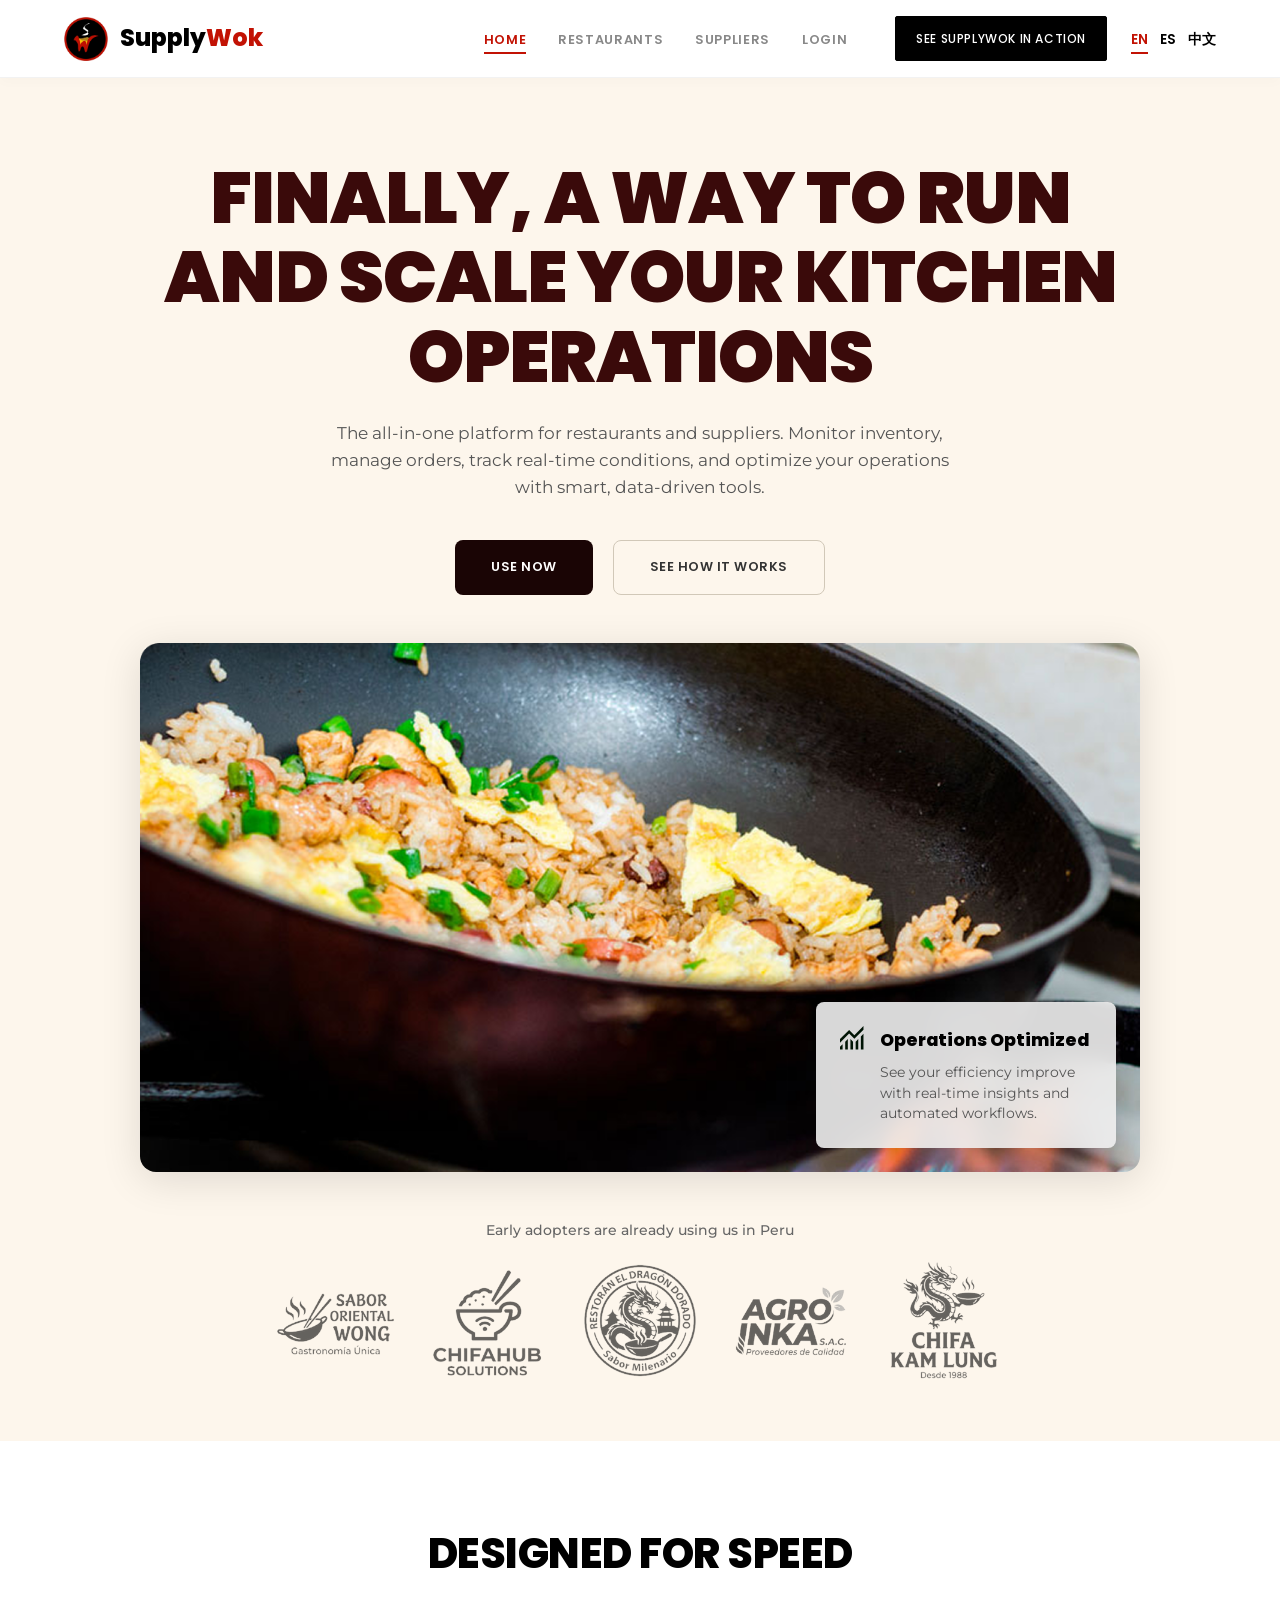
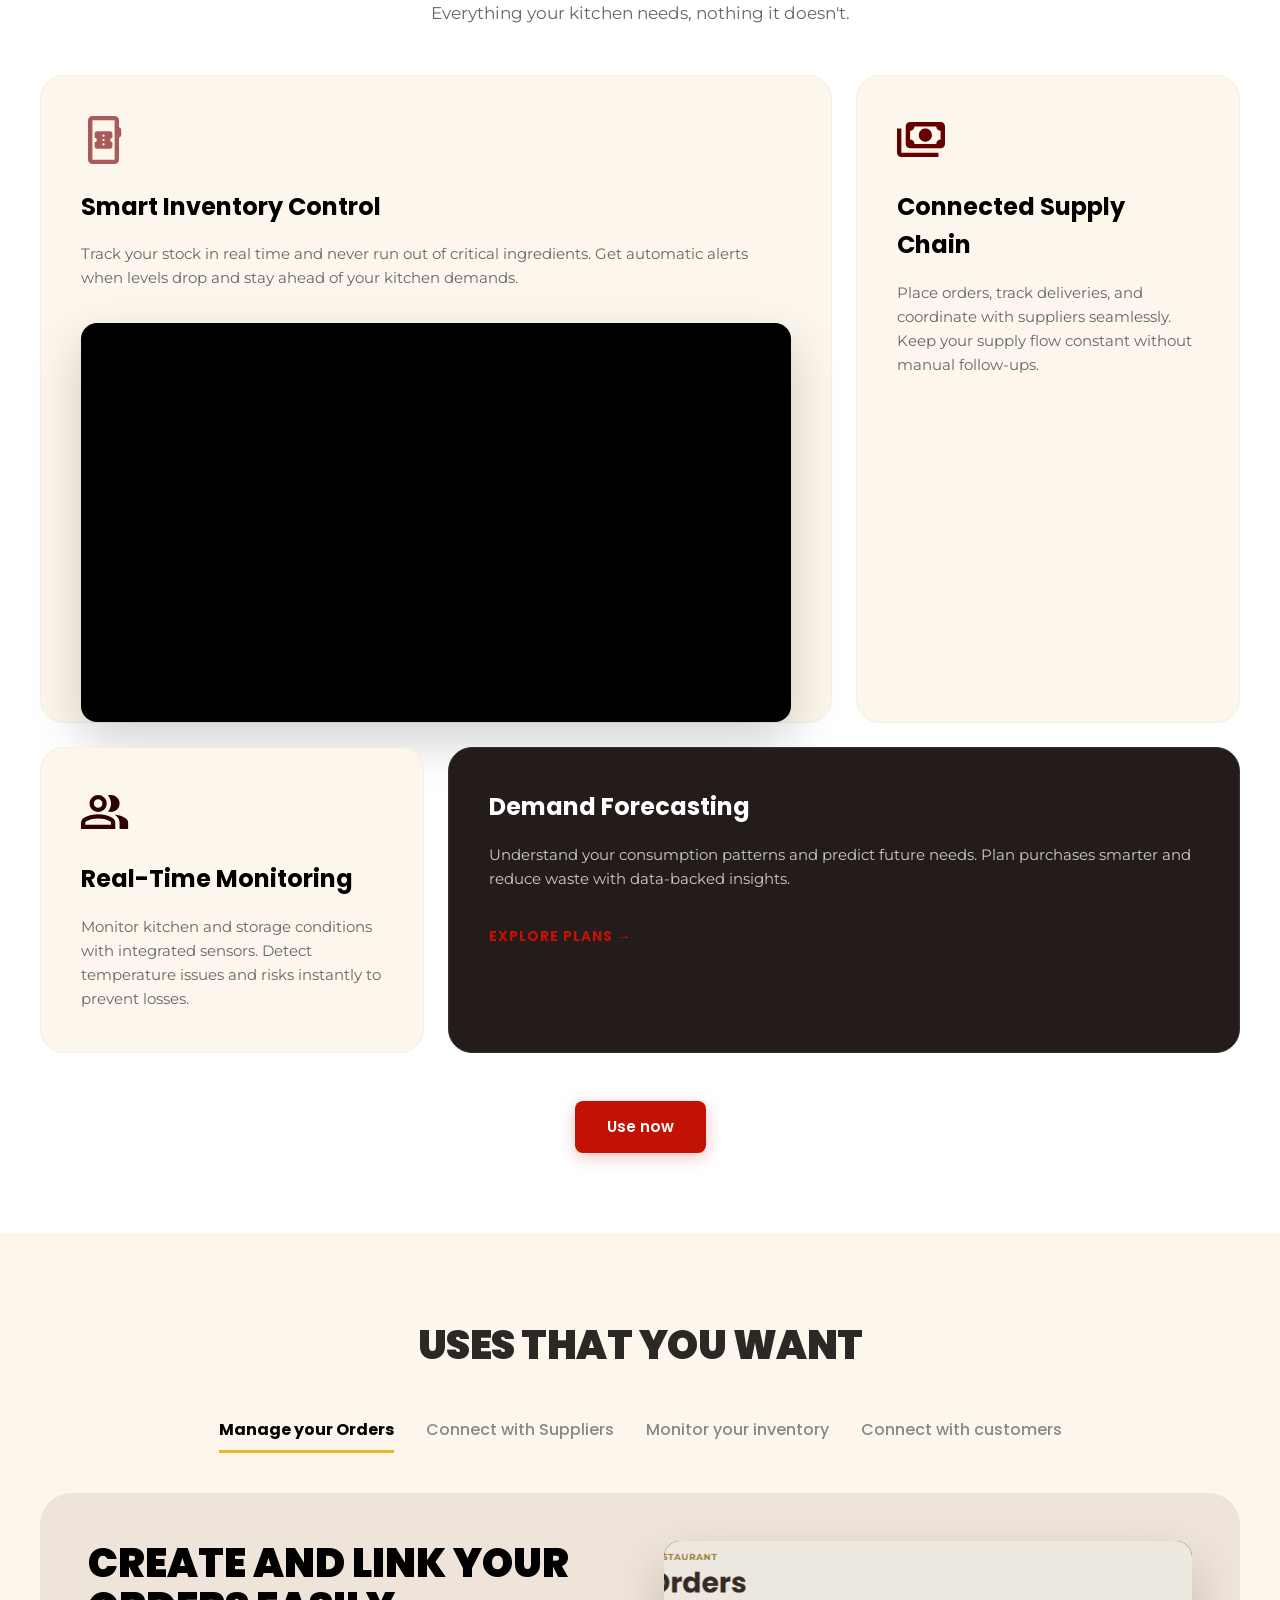
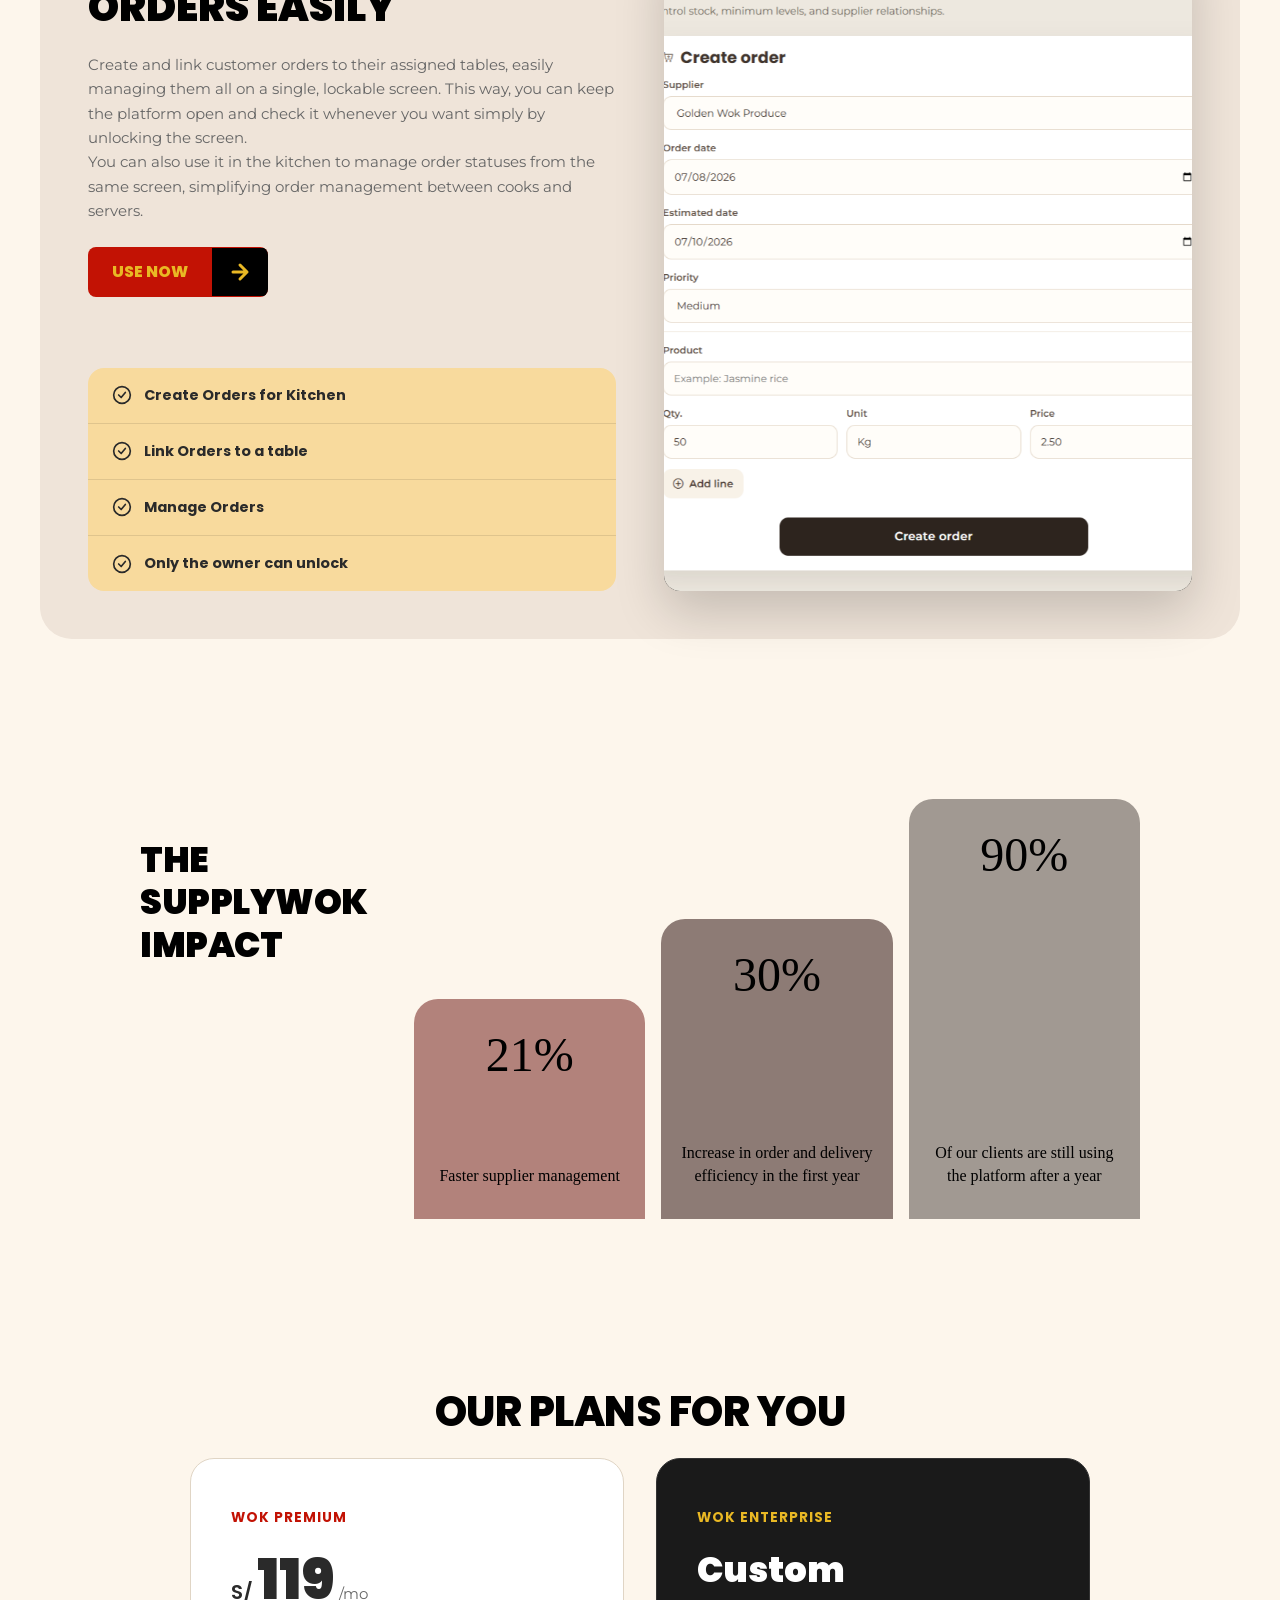
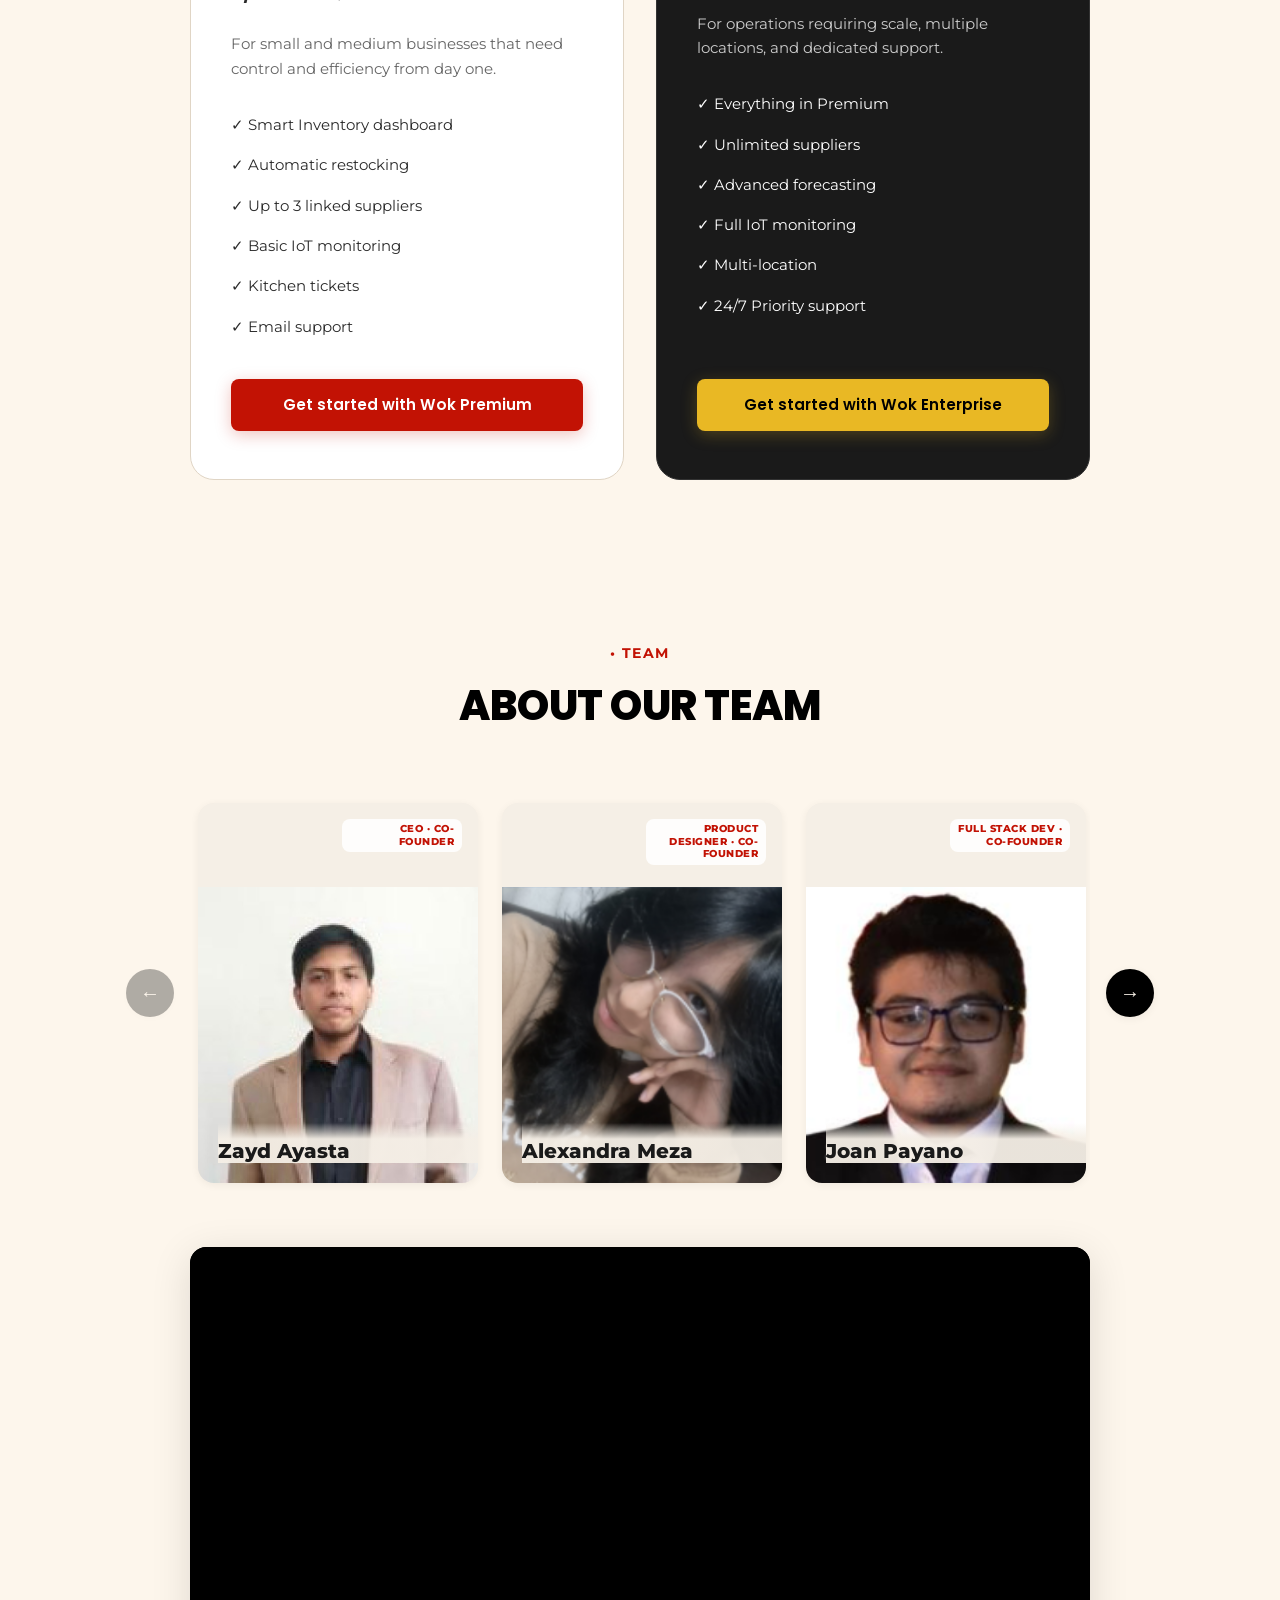
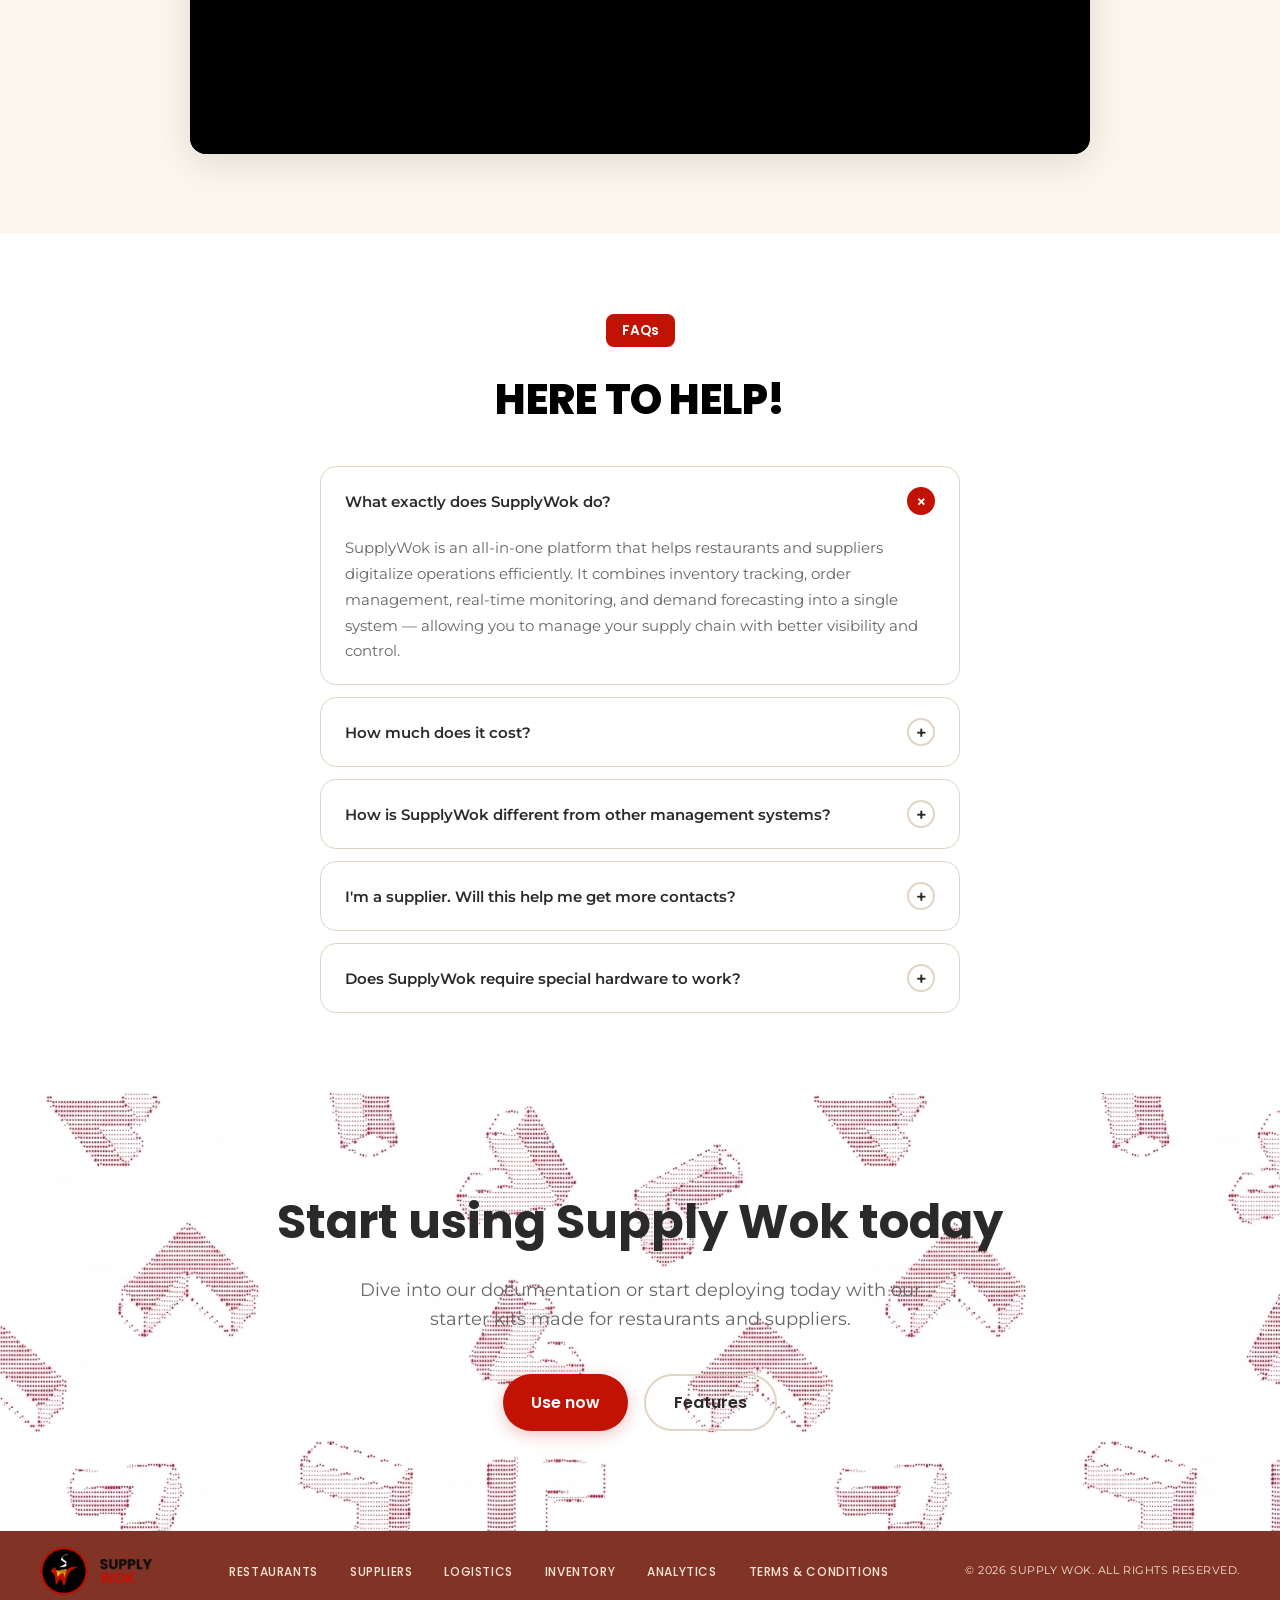
<file: index.html>
<!DOCTYPE html>
<html lang="es">

<head>
    <meta charset="UTF-8">
    <meta name="viewport" content="width=device-width, initial-scale=1.0">
    <title>SupplyWok - Gestión inteligente de abastecimiento para restaurantes</title>
    <meta name="description"
        content="SupplyWok es la plataforma todo-en-uno que ayuda a restaurantes y proveedores a digitalizar operaciones eficientemente con monitoreo en tiempo real y forecasting.">
    <meta name="keywords" content="restaurantes, proveedores, abastecimiento, SaaS, B2B, inventario, IoT, operaciones">
    <meta name="author" content="Aurora">
    <meta property="og:title" content="SupplyWok - Run and Scale Your Kitchen Operations">
    <meta property="og:description"
        content="Gestión de inventario inteligente, monitoreo IoT y control de la cadena de suministro para cocinas modernas.">
    <meta property="og:type" content="website">
    <!-- CSS Stylesheets -->
    <link rel="stylesheet" href="assets/styles/main.css">
    <link rel="stylesheet" href="assets/styles/navbar.css">
    <link rel="stylesheet" href="assets/styles/video-embeds.css">
</head>

<body>

    <header class="header">
        <div class="header-container">
            <a href="#" class="header-logo">
                <img src="assets/images/supplywok-logo.png" alt="SupplyWok Logo" class="header-logo-img">
                <span class="header-logo-text">Supply<span class="header-logo-highlight">Wok</span></span>
            </a>

            <button class="header-toggle" aria-label="Abrir menú" aria-expanded="false">
                <span class="hamburger"></span>
            </button>

            <nav class="header-nav" role="navigation">
                <div class="header-nav-left">
                    <ul class="header-menu">
                        <li><a href="#features" class="header-link header-link--active"
                                data-i18n="nav_features">HOME</a></li>
                        <li><a href="assets/pages/restaurants.html" class="header-link header-link--grey"
                                data-i18n="nav_restaurants">RESTAURANTS</a></li>
                        <li><a href="assets/pages/suppliers.html" class="header-link header-link--grey"
                                data-i18n="nav_suppliers">SUPPLIERS</a></li>
                        <li><a href="https://supplywok-frontend-1e9a7.web.app/" class="header-link header-link--grey" data-i18n="nav_login">LOGIN</a>
                        </li>
                    </ul>
                </div>

                <div class="header-nav-right">
                    <div class="header-cta">
                        <a href="https://supplywok-frontend-1e9a7.web.app/" class="header-cta-btn" data-i18n="nav_cta">SEE SUPPLYWOK IN ACTION</a>
                    </div>
                    <ul class="header-lang">
                        <li><button class="header-lang-btn header-lang-btn--active">EN</button></li>
                        <li><button class="header-lang-btn">ES</button></li>
                        <li><button class="header-lang-btn">中文</button></li>
                    </ul>
                </div>
            </nav>
        </div>
    </header>

    <main>
        <!-- Hero Section (T01) -->
        <section id="hero" class="hero">
            <div class="hero-container">

                <div class="hero-content">
                    <h1 class="hero-title">
                        <span data-i18n="hero_title_1">FINALLY, A WAY TO RUN AND SCALE YOUR </span><span
                            class="hero-title-highlight" data-i18n="hero_title_highlight">KITCHEN
                            OPERATIONS</span>
                    </h1>
                    <p class="hero-description" data-i18n="hero_desc">
                        The all-in-one platform for restaurants and suppliers. Monitor inventory, manage orders, track
                        real-time conditions, and optimize your operations with smart, data-driven tools.</p>

                    <div class="hero-ctas">
                        <a href="https://supplywok-frontend-1e9a7.web.app/" class="btn btn--primary" data-i18n="hero_btn_try">Try it</a>
                        <a href="#uses" class="btn btn--outline" data-i18n="hero_btn_see">See how it works</a>
                    </div>
                </div>

                <div class="hero-visual">
                    <div class="hero-image-container">
                        <!-- Image placeholder -->
                        <img src="assets/images/hero-bg.png" alt="Kitchen Operations" class="hero-image">

                        <!-- Floating Badge -->
                        <div class="hero-badge badge">
                            <img src="assets/images/icon-stadistic.svg" alt="Stadistic Icon" class="badge-icon">
                            <div class="badge-text-container">
                                <strong class="badge-title" data-i18n="hero_badge_title">Operations Optimized</strong>
                                <p class="badge-description" data-i18n="hero_badge_desc">See your efficiency improve
                                    with real-time insights and
                                    automated workflows.
                                </p>
                            </div>
                        </div>
                    </div>
                </div>

            </div>

            <!-- Trust Logos Carousel -->
            <div class="hero-trust">
                <p class="hero-trust-text" data-i18n="hero_trust">Early adopters are already using us in Peru</p>
                <div class="hero-logos-carousel">
                    <img src="assets/images/logos-carrusel/logo-1.png" alt="Partner Logo 1" class="hero-logo">
                    <img src="assets/images/logos-carrusel/logo-2.png" alt="Partner Logo 2" class="hero-logo">
                    <img src="assets/images/logos-carrusel/logo-3.png" alt="Partner Logo 3" class="hero-logo">
                    <img src="assets/images/logos-carrusel/logo-4.png" alt="Partner Logo 4" class="hero-logo">
                    <img src="assets/images/logos-carrusel/logo-5.png" alt="Partner Logo 5" class="hero-logo">
                </div>
            </div>
        </section>

        <!-- Features Section (T05) -->
        <section id="features" class="features">
            <div class="features-container">
                <h2 class="section-title" data-i18n="feat_title">DESIGNED FOR SPEED</h2>
                <p class="section-subtitle" data-i18n="feat_subtitle">Everything your kitchen needs, nothing it doesn't.
                </p>

                <div class="features-grid">
                    <article class="features-card features-card--span2">
                        <img src="assets/images/smart-icon.svg" alt="Smart Inventory Icon" class="features-card-icon">
                        <h3 class="features-card-title" data-i18n="feat_1_title">Smart Inventory Control</h3>
                        <p class="features-card-desc" data-i18n="feat_1_desc">Track your stock in real time and never
                            run out of critical
                            ingredients. Get automatic alerts when levels drop and stay ahead of your kitchen demands.
                        </p>
                        <div class="features-card-visual">
                            <iframe
                                src="https://www.youtube-nocookie.com/embed/AzOyy7Oak_w"
                                title="Demostración de SupplyWok"
                                allow="accelerometer; autoplay; clipboard-write; encrypted-media; gyroscope; picture-in-picture; web-share"
                                referrerpolicy="strict-origin-when-cross-origin"
                                allowfullscreen
                            ></iframe>
                        </div>
                    </article>

                    <article class="features-card">
                        <img src="assets/images/conected-supply-icon.svg" alt="Connected Supply Chain Icon"
                            class="features-card-icon">
                        <h3 class="features-card-title" data-i18n="feat_2_title">Connected Supply Chain</h3>
                        <p class="features-card-desc" data-i18n="feat_2_desc">Place orders, track deliveries, and
                            coordinate with suppliers
                            seamlessly. Keep your supply flow constant without manual follow-ups.</p>
                    </article>

                    <article class="features-card">
                        <img src="assets/images/monitoring-icon.svg" alt="Real-Time Monitoring Icon"
                            class="features-card-icon">
                        <h3 class="features-card-title" data-i18n="feat_3_title">Real-Time Monitoring</h3>
                        <p class="features-card-desc" data-i18n="feat_3_desc">Monitor kitchen and storage conditions
                            with integrated sensors.
                            Detect temperature issues and risks instantly to prevent losses.</p>
                    </article>

                    <article class="features-card features-card--dark features-card--span2">
                        <div class="features-card-content">
                            <h3 class="features-card-title" data-i18n="feat_4_title">Demand Forecasting</h3>
                            <p class="features-card-desc" data-i18n="feat_4_desc">Understand your consumption patterns
                                and predict future
                                needs. Plan purchases smarter and reduce waste with data-backed insights.</p>
                            <a href="#pricing" class="features-card-link" data-i18n="feat_4_link">EXPLORE PLANS
                                &rarr;</a>
                        </div>
                    </article>
                </div>
                <!-- Secondary CTA (T25) -->
                <div class="section-cta" style="text-align: center; margin-top: 48px;">
                    <a href="https://supplywok-frontend-1e9a7.web.app/" class="btn btn--primary" data-i18n="feat_cta">Try it now</a>
                </div>
            </div>
        </section>

        <!-- Uses Section (T23) -->
        <section id="uses" class="uses">
            <div class="uses-container">
                <h2 class="section-title"
                    style="text-align: center; text-transform: uppercase; font-size: 2.5rem; color: #2C2825; font-weight: 900;"
                    data-i18n="uses_title">
                    USES THAT YOU WANT</h2>
                <div class="uses-tabs">
                    <button class="uses-tab active" data-tab="1" data-i18n="uses_tab_1">Manage your Orders</button>
                    <button class="uses-tab" data-tab="2" data-i18n="uses_tab_2">Connect with Suppliers</button>
                    <button class="uses-tab" data-tab="3" data-i18n="uses_tab_3">Monitor your inventory</button>
                    <button class="uses-tab" data-tab="5" data-i18n="uses_tab_5">Connect with customers</button>
                </div>
                <div class="uses-content">
                    <!-- Pane 1: Manage your Orders -->
                    <div class="uses-pane active" data-pane="1">
                        <div class="uses-text">
                            <h3 data-i18n="uses_1_title">CREATE AND LINK YOUR<br>ORDERS EASILY</h3>
                            <p data-i18n="uses_1_desc">Create and link customer orders to their assigned tables, easily
                                managing them all on a
                                single, lockable screen. This way, you can keep the platform open and check it whenever
                                you want simply by unlocking the screen.<br>You can also use it in the kitchen to manage
                                order statuses from the same screen, simplifying order management between cooks and
                                servers.</p>

                            <a href="https://supplywok-frontend-1e9a7.web.app/" class="uses-btn">
                                <span data-i18n="uses_btn">TRY IT NOW</span>
                                <div class="uses-btn-icon">
                                    <svg viewBox="0 0 24 24">
                                        <path d="M5 12h14M12 5l7 7-7 7" stroke="currentColor" stroke-width="3"
                                            stroke-linecap="round" stroke-linejoin="round" />
                                    </svg>
                                </div>
                            </a>

                            <ul class="uses-list">
                                <li>
                                    <svg class="uses-list-icon" viewBox="0 0 24 24">
                                        <circle cx="12" cy="12" r="10" />
                                        <path d="M8 12l3 3 5-6" />
                                    </svg>
                                    <span data-i18n="uses_1_li_1">Create Orders for Kitchen</span>
                                </li>
                                <li>
                                    <svg class="uses-list-icon" viewBox="0 0 24 24">
                                        <circle cx="12" cy="12" r="10" />
                                        <path d="M8 12l3 3 5-6" />
                                    </svg>
                                    <span data-i18n="uses_1_li_2">Link Orders to a table</span>
                                </li>
                                <li>
                                    <svg class="uses-list-icon" viewBox="0 0 24 24">
                                        <circle cx="12" cy="12" r="10" />
                                        <path d="M8 12l3 3 5-6" />
                                    </svg>
                                    <span data-i18n="uses_1_li_3">Manage Orders</span>
                                </li>
                                <li>
                                    <svg class="uses-list-icon" viewBox="0 0 24 24">
                                        <circle cx="12" cy="12" r="10" />
                                        <path d="M8 12l3 3 5-6" />
                                    </svg>
                                    <span data-i18n="uses_1_li_4">Only the owner can unlock</span>
                                </li>
                            </ul>
                        </div>
                        <div class="uses-visual">
                            <img src="assets/images/uses/orders.png" alt="Manage your orders" />
                        </div>
                    </div>

                    <!-- Pane 2: Connect with Suppliers -->
                    <div class="uses-pane" data-pane="2">
                        <div class="uses-text">
                            <h3 data-i18n="uses_2_title">CONNECT WITH YOUR<br>SUPPLIERS</h3>
                            <p data-i18n="uses_2_desc">Create and link customer orders to their assigned tables, easily
                                managing them all on a
                                single, lockable screen. This way, you can keep the platform open and check it whenever
                                you want simply by unlocking the screen.<br>You can also use it in the kitchen to manage
                                order statuses from the same screen, simplifying order management between cooks and
                                servers.</p>

                            <a href="https://supplywok-frontend-1e9a7.web.app/" class="uses-btn">
                                <span data-i18n="uses_btn">TRY IT NOW</span>
                                <div class="uses-btn-icon">
                                    <svg viewBox="0 0 24 24">
                                        <path d="M5 12h14M12 5l7 7-7 7" stroke="currentColor" stroke-width="3"
                                            stroke-linecap="round" stroke-linejoin="round" />
                                    </svg>
                                </div>
                            </a>

                            <ul class="uses-list">
                                <li>
                                    <svg class="uses-list-icon" viewBox="0 0 24 24">
                                        <circle cx="12" cy="12" r="10" />
                                        <path d="M8 12l3 3 5-6" />
                                    </svg>
                                    <span data-i18n="uses_2_li_1">Suppliers with contact information</span>
                                </li>
                                <li>
                                    <svg class="uses-list-icon" viewBox="0 0 24 24">
                                        <circle cx="12" cy="12" r="10" />
                                        <path d="M8 12l3 3 5-6" />
                                    </svg>
                                    <span data-i18n="uses_2_li_2">Create supplies delivery orders</span>
                                </li>
                                <li>
                                    <svg class="uses-list-icon" viewBox="0 0 24 24">
                                        <circle cx="12" cy="12" r="10" />
                                        <path d="M8 12l3 3 5-6" />
                                    </svg>
                                    <span data-i18n="uses_2_li_3">See status of delivery</span>
                                </li>
                                <li>
                                    <svg class="uses-list-icon" viewBox="0 0 24 24">
                                        <circle cx="12" cy="12" r="10" />
                                        <path d="M8 12l3 3 5-6" />
                                    </svg>
                                    <span data-i18n="uses_2_li_4">View all delivery orders</span>
                                </li>
                            </ul>
                        </div>
                        <div class="uses-visual">
                            <img src="assets/images/uses/connect-suppliers.png" alt="Connect with suppliers" />
                        </div>
                    </div>

                    <!-- Pane 3: Monitor your inventory -->
                    <div class="uses-pane" data-pane="3">
                        <div class="uses-text">
                            <h3 data-i18n="uses_3_title">AUTOMATIC INVENTORY<br>MONITORING</h3>
                            <p data-i18n="uses_3_desc">Visualize your inventory of supplies, which, thanks to sensors,
                                can notify you when they
                                reach a minimum level that you can adjust. This allows you to know more precisely how
                                many supplies you have left to use in the meals you offer.</p>

                            <a href="https://supplywok-frontend-1e9a7.web.app/" class="uses-btn">
                                <span data-i18n="uses_btn">TRY IT NOW</span>
                                <div class="uses-btn-icon">
                                    <svg viewBox="0 0 24 24">
                                        <path d="M5 12h14M12 5l7 7-7 7" stroke="currentColor" stroke-width="3"
                                            stroke-linecap="round" stroke-linejoin="round" />
                                    </svg>
                                </div>
                            </a>

                            <ul class="uses-list">
                                <li>
                                    <svg class="uses-list-icon" viewBox="0 0 24 24">
                                        <circle cx="12" cy="12" r="10" />
                                        <path d="M8 12l3 3 5-6" />
                                    </svg>
                                    <span data-i18n="uses_3_li_1">Connect sensors for better control</span>
                                </li>
                                <li>
                                    <svg class="uses-list-icon" viewBox="0 0 24 24">
                                        <circle cx="12" cy="12" r="10" />
                                        <path d="M8 12l3 3 5-6" />
                                    </svg>
                                    <span data-i18n="uses_3_li_2">Sensors custom configuration</span>
                                </li>
                                <li>
                                    <svg class="uses-list-icon" viewBox="0 0 24 24">
                                        <circle cx="12" cy="12" r="10" />
                                        <path d="M8 12l3 3 5-6" />
                                    </svg>
                                    <span data-i18n="uses_3_li_3">Immediate alerts</span>
                                </li>
                                <li>
                                    <svg class="uses-list-icon" viewBox="0 0 24 24">
                                        <circle cx="12" cy="12" r="10" />
                                        <path d="M8 12l3 3 5-6" />
                                    </svg>
                                    <span data-i18n="uses_3_li_4">Support for problems</span>
                                </li>
                            </ul>
                        </div>
                        <div class="uses-visual">
                            <iframe
                                src="https://www.youtube-nocookie.com/embed/AzOyy7Oak_w"
                                title="Demostración de SupplyWok"
                                allow="accelerometer; autoplay; clipboard-write; encrypted-media; gyroscope; picture-in-picture; web-share"
                                referrerpolicy="strict-origin-when-cross-origin"
                                allowfullscreen
                            ></iframe>
                        </div>
                    </div>

                    <!-- Pane 4: Optimize your deliveries -->
                    <div class="uses-pane" data-pane="4">
                        <div class="uses-text">
                            <h3 data-i18n="uses_4_title">BETTER DELIVERY<br>SERVICES AND ROUTES</h3>
                            <p data-i18n="uses_4_desc">By managing your deliveries, we'll help you optimize your
                                delivery times and routes so
                                you can fulfill your scheduled orders and maintain trust with your customers.<br>We help
                                by informing you of the best route to take to deliver your orders to the restaurants
                                that have requested supplies, all in one route.</p>

                            <a href="https://supplywok-frontend-1e9a7.web.app/" class="uses-btn">
                                <span data-i18n="uses_btn">TRY IT NOW</span>
                                <div class="uses-btn-icon">
                                    <svg viewBox="0 0 24 24">
                                        <path d="M5 12h14M12 5l7 7-7 7" stroke="currentColor" stroke-width="3"
                                            stroke-linecap="round" stroke-linejoin="round" />
                                    </svg>
                                </div>
                            </a>

                            <ul class="uses-list">
                                <li>
                                    <svg class="uses-list-icon" viewBox="0 0 24 24">
                                        <circle cx="12" cy="12" r="10" />
                                        <path d="M8 12l3 3 5-6" />
                                    </svg>
                                    <span data-i18n="uses_4_li_1">View the list of pending orders</span>
                                </li>
                                <li>
                                    <svg class="uses-list-icon" viewBox="0 0 24 24">
                                        <circle cx="12" cy="12" r="10" />
                                        <path d="M8 12l3 3 5-6" />
                                    </svg>
                                    <span data-i18n="uses_4_li_2">Optimize your time and resources</span>
                                </li>
                                <li>
                                    <svg class="uses-list-icon" viewBox="0 0 24 24">
                                        <circle cx="12" cy="12" r="10" />
                                        <path d="M8 12l3 3 5-6" />
                                    </svg>
                                    <span data-i18n="uses_4_li_3">The best possible route</span>
                                </li>
                                <li>
                                    <svg class="uses-list-icon" viewBox="0 0 24 24">
                                        <circle cx="12" cy="12" r="10" />
                                        <path d="M8 12l3 3 5-6" />
                                    </svg>
                                    <span data-i18n="uses_4_li_4">Ensure the trust of your customers</span>
                                </li>
                            </ul>
                        </div>
                        <div class="uses-visual">
                            <iframe
                                src="https://www.youtube-nocookie.com/embed/AzOyy7Oak_w"
                                title="Demostración de SupplyWok"
                                allow="accelerometer; autoplay; clipboard-write; encrypted-media; gyroscope; picture-in-picture; web-share"
                                referrerpolicy="strict-origin-when-cross-origin"
                                allowfullscreen
                            ></iframe>
                        </div>
                    </div>

                    <!-- Pane 5: Connect with customers -->
                    <div class="uses-pane" data-pane="5">
                        <div class="uses-text">
                            <h3 data-i18n="uses_5_title">CONNECT WITH YOUR<br>CUSTOMERS.</h3>
                            <p data-i18n="uses_5_desc">Restaurants that add you as their supplier can easily place
                                orders for supplies directly
                                through the platform, connecting you more quickly and directly with
                                customers.<br>Additionally, the system, with the necessary information, can anticipate
                                potential orders for your business.</p>

                            <a href="https://supplywok-frontend-1e9a7.web.app/" class="uses-btn">
                                <span data-i18n="uses_btn">TRY IT NOW</span>
                                <div class="uses-btn-icon">
                                    <svg viewBox="0 0 24 24">
                                        <path d="M5 12h14M12 5l7 7-7 7" stroke="currentColor" stroke-width="3"
                                            stroke-linecap="round" stroke-linejoin="round" />
                                    </svg>
                                </div>
                            </a>

                            <ul class="uses-list">
                                <li>
                                    <svg class="uses-list-icon" viewBox="0 0 24 24">
                                        <circle cx="12" cy="12" r="10" />
                                        <path d="M8 12l3 3 5-6" />
                                    </svg>
                                    <span data-i18n="uses_5_li_1">Easily connect with clients</span>
                                </li>
                                <li>
                                    <svg class="uses-list-icon" viewBox="0 0 24 24">
                                        <circle cx="12" cy="12" r="10" />
                                        <path d="M8 12l3 3 5-6" />
                                    </svg>
                                    <span data-i18n="uses_5_li_2">Fast orders</span>
                                </li>
                                <li>
                                    <svg class="uses-list-icon" viewBox="0 0 24 24">
                                        <circle cx="12" cy="12" r="10" />
                                        <path d="M8 12l3 3 5-6" />
                                    </svg>
                                    <span data-i18n="uses_5_li_3">Predict orders</span>
                                </li>
                                <li>
                                    <svg class="uses-list-icon" viewBox="0 0 24 24">
                                        <circle cx="12" cy="12" r="10" />
                                        <path d="M8 12l3 3 5-6" />
                                    </svg>
                                    <span data-i18n="uses_5_li_4">Increased profits</span>
                                </li>
                            </ul>
                        </div>
                        <div class="uses-visual">
                            <img src="assets/images/uses/connect-clients.png" alt="Connect with customers" />
                        </div>
                    </div>
                </div>
            </div>
        </section>

        <!-- Impact Section (T22) -->
        <section id="impact" class="impact">
            <div class="impact-container">
                <div class="impact-title-wrapper">
                    <h2 class="section-title" data-i18n="impact_title">THE<br>SUPPLYWOK<br>IMPACT</h2>
                </div>
                <div class="impact-grid">
                    <article class="impact-card impact-card--1">
                        <span class="impact-number">21%</span>
                        <p class="impact-desc" data-i18n="impact_1_desc">Faster supplier management</p>
                    </article>
                    <article class="impact-card impact-card--2">
                        <span class="impact-number">30%</span>
                        <p class="impact-desc" data-i18n="impact_2_desc">Increase in order and delivery efficiency in
                            the first year</p>
                    </article>
                    <article class="impact-card impact-card--3">
                        <span class="impact-number">90%</span>
                        <p class="impact-desc" data-i18n="impact_3_desc">Of our clients are still using the platform
                            after a year</p>
                    </article>
                </div>
            </div>
        </section>

        <!-- Pricing Section (T07) -->
        <section id="pricing" class="pricing">
            <div class="pricing-container">
                <h2 class="section-title" data-i18n="pricing_title">Our plans for you</h2>

                <div class="pricing-cards">
                    <!-- Premium Plan -->
                    <article class="pricing-card">
                        <span class="pricing-badge">Wok Premium</span>
                        <div class="pricing-price">
                            <span class="pricing-currency">S/</span>
                            <span class="pricing-amount">119</span>
                            <span class="pricing-period">/mo</span>
                        </div>
                        <p class="pricing-desc" data-i18n="pricing_1_desc">Para negocios pequeños y medianos que
                            necesitan control y eficiencia
                            desde el día uno.</p>

                        <ul class="pricing-features">
                            <li data-i18n="pricing_1_li_1">✓ Smart Inventory dashboard</li>
                            <li data-i18n="pricing_1_li_2">✓ Restocking automático</li>
                            <li data-i18n="pricing_1_li_3">✓ Hasta 3 proveedores vinculados</li>
                            <li data-i18n="pricing_1_li_4">✓ Monitoreo IoT básico</li>
                            <li data-i18n="pricing_1_li_5">✓ Kitchen tickets</li>
                            <li data-i18n="pricing_1_li_6">✓ Soporte por email</li>
                        </ul>
                        <a href="https://supplywok-frontend-1e9a7.web.app/" class="btn btn--primary btn--full"
                            data-i18n="pricing_1_btn">Comenzar con Wok Premium</a>
                    </article>

                    <!-- Enterprise Plan -->
                    <article class="pricing-card pricing-card--dark">
                        <span class="pricing-badge pricing-badge--gold">Wok Enterprise</span>
                        <div class="pricing-price">
                            <span class="pricing-amount pricing-amount--custom"
                                data-i18n="pricing_2_badge">Personalizado</span>
                        </div>
                        <p class="pricing-desc" data-i18n="pricing_2_desc">Para operaciones que requieren escala,
                            múltiples locales y soporte
                            dedicado.</p>

                        <ul class="pricing-features">
                            <li data-i18n="pricing_2_li_1">✓ Todo lo de Premium</li>
                            <li data-i18n="pricing_2_li_2">✓ Proveedores ilimitados</li>
                            <li data-i18n="pricing_2_li_3">✓ Forecasting avanzado</li>
                            <li data-i18n="pricing_2_li_4">✓ Monitoreo IoT completo</li>
                            <li data-i18n="pricing_2_li_5">✓ Multi-local</li>
                            <li data-i18n="pricing_2_li_6">✓ Soporte prioritario 24/7</li>
                        </ul>
                        <a href="https://supplywok-frontend-1e9a7.web.app/" class="btn btn--gold btn--full"
                            data-i18n="pricing_2_btn">Comenzar con Wok
                            Enterprise</a>
                    </article>
                </div>
            </div>
        </section>

        <!-- Team Section (T24, T28) -->
        <section id="team" class="team">
            <div class="team-container">
                <span class="team-badge" data-i18n="team_badge">• TEAM</span>
                <h2 class="section-title" data-i18n="team_title">About our team</h2>

                <div class="team-slider-outer">
                    <button class="team-slider-btn team-slider-btn--left" aria-label="Anterior">←</button>

                    <div class="team-slider-track">
                        <!-- Card 1: Zayd Ayasta -->
                        <div class="team-card">
                            <span class="team-card-role">CEO · CO-FOUNDER</span>
                            <div class="team-card-info">
                                <h3 class="team-card-name">Zayd Ayasta</h3>
                            </div>
                            <div class="team-card-img-wrapper">
                                <img src="assets/images/members/zayd.jpg" alt="Zayd Ayasta" class="team-card-img">
                            </div>
                        </div>

                        <!-- Card 2: Alexandra Meza -->
                        <div class="team-card">
                            <span class="team-card-role">PRODUCT DESIGNER · CO-FOUNDER</span>
                            <div class="team-card-info">
                                <h3 class="team-card-name">Alexandra Meza</h3>
                            </div>
                            <div class="team-card-img-wrapper">
                                <img src="assets/images/members/alexandra.png" alt="Alexandra Meza" class="team-card-img">
                            </div>
                        </div>

                        <!-- Card 3: Joan Payano -->
                        <div class="team-card">
                            <span class="team-card-role">FULL STACK DEV · CO-FOUNDER</span>
                            <div class="team-card-info">
                                <h3 class="team-card-name">Joan Payano</h3>
                            </div>
                            <div class="team-card-img-wrapper">
                                <img src="assets/images/members/joan.png" alt="Joan Payano" class="team-card-img">
                            </div>
                        </div>

                        <!-- Card 4: Marcelo Cuadros -->
                        <div class="team-card">
                            <span class="team-card-role">CTO · CO-FOUNDER</span>
                            <div class="team-card-info">
                                <h3 class="team-card-name">Marcelo Cuadros</h3>
                            </div>
                            <div class="team-card-img-wrapper">
                                <img src="assets/images/members/marcelo.png" alt="Marcelo Cuadros" class="team-card-img">
                            </div>
                        </div>

                        <!-- Card 5: Juan Wang -->
                        <div class="team-card">
                            <span class="team-card-role">BUSINESS DEV · CO-FOUNDER</span>
                            <div class="team-card-info">
                                <h3 class="team-card-name">Juan Wang</h3>
                            </div>
                            <div class="team-card-img-wrapper">
                                <img src="assets/images/members/juan.png" alt="Juan Wang" class="team-card-img">
                            </div>
                        </div>
                    </div>

                    <button class="team-slider-btn team-slider-btn--right" aria-label="Siguiente">→</button>
                </div>

                <div class="team-video-wrapper">
<div class="video-embed">
  <iframe
    src="https://www.youtube-nocookie.com/embed/Ccdvj5WbxWQ"
    title="Video de presentación de SupplyWok"
    allow="accelerometer; autoplay; clipboard-write; encrypted-media; gyroscope; picture-in-picture; web-share"
    referrerpolicy="strict-origin-when-cross-origin"
    allowfullscreen
  ></iframe>
</div>
                    <noscript>
                        <div class="team-fallback">
                            <p data-i18n="team_fallback">Team Aurora consists of Zayd Ayasta, Alexandra Meza, Joan Payano, Marcelo Cuadros, and Juan Wang.</p>
                        </div>
                    </noscript>
                </div>
            </div>
        </section>

        <!-- FAQ Section (T10) -->
        <section class="faq" id="faq">
            <div class="faq-container">
                <span class="faq-badge" data-i18n="faq_badge">FAQs</span>
                <h2 class="section-title" data-i18n="faq_title">HERE TO HELP!</h2>

                <div class="faq-list">
                    <!-- FAQ 1 (Active by default) -->
                    <div class="faq-item faq-item--active">
                        <button class="faq-question" aria-expanded="true">
                            <span data-i18n="faq_1_q">What exactly does SupplyWok do?</span>
                            <span class="faq-icon">×</span>
                        </button>
                        <div class="faq-answer">
                            <p data-i18n="faq_1_a">SupplyWok is an all-in-one platform that helps restaurants and
                                suppliers digitalize
                                operations efficiently. It combines inventory tracking, order management, real-time
                                monitoring, and demand forecasting into a single system — allowing you to manage your
                                supply chain with better visibility and control.</p>
                        </div>
                    </div>

                    <!-- FAQ 2 -->
                    <div class="faq-item">
                        <button class="faq-question" aria-expanded="false">
                            <span data-i18n="faq_2_q">How much does it cost?</span>
                            <span class="faq-icon">+</span>
                        </button>
                        <div class="faq-answer">
                            <p data-i18n="faq_2_a">Our Wok Premium plan starts at S/119 per month. For larger operations
                                we offer the Wok
                                Enterprise plan with custom pricing tailored to your needs. Contact us for a
                                personalized quote.</p>
                        </div>
                    </div>

                    <!-- FAQ 3 -->
                    <div class="faq-item">
                        <button class="faq-question" aria-expanded="false">
                            <span data-i18n="faq_3_q">How is SupplyWok different from other management systems?</span>
                            <span class="faq-icon">+</span>
                        </button>
                        <div class="faq-answer">
                            <p data-i18n="faq_3_a">Unlike generic management tools, SupplyWok is purpose-built for the
                                restaurant supply
                                chain — connecting kitchens and suppliers in one ecosystem with IoT monitoring,
                                predictive demand, and real-time order tracking.</p>
                        </div>
                    </div>

                    <!-- FAQ 4 -->
                    <div class="faq-item">
                        <button class="faq-question" aria-expanded="false">
                            <span data-i18n="faq_4_q">I'm a supplier. Will this help me get more contacts?</span>
                            <span class="faq-icon">+</span>
                        </button>
                        <div class="faq-answer">
                            <p data-i18n="faq_4_a">Absolutely. SupplyWok gives suppliers visibility into restaurant
                                demand, streamlines
                                order management, and helps you build stronger relationships with your restaurant
                                clients through reliable delivery tracking.</p>
                        </div>
                    </div>

                    <!-- FAQ 5 -->
                    <div class="faq-item">
                        <button class="faq-question" aria-expanded="false">
                            <span data-i18n="faq_5_q">Does SupplyWok require special hardware to work?</span>
                            <span class="faq-icon">+</span>
                        </button>
                        <div class="faq-answer">
                            <p data-i18n="faq_5_a">For basic inventory and order management, no special hardware is
                                needed. For IoT
                                monitoring features (temperature, humidity), we support compatible sensor devices that
                                can be easily installed in your kitchen and storage areas.</p>
                        </div>
                    </div>
                </div>
            </div>
        </section>

        <section class="cta">
            <div class="cta-container">
                <h2 class="cta-title" data-i18n="cta_title">Start using Supply Wok today</h2>
                <p class="cta-desc" data-i18n="cta_desc">Dive into our documentation or start deploying today with our starter kits made for restaurants and suppliers.</p>
                <div class="cta-buttons">
                    <a href="https://supplywok-frontend-1e9a7.web.app/" class="btn btn--primary" data-i18n="cta_btn_use">Use now</a>
                    <a href="#features" class="btn btn--outline" data-i18n="cta_btn_features">Features</a>
                </div>
            </div>
        </section>

    </main>

    <!-- Footer Section (T20, T21) -->
    <footer class="footer">
        <div class="footer-container">
            <div class="footer-brand">
                <img src="assets/images/supplywok-logo.png" alt="SupplyWok Logo" class="footer-logo-img">
                <img src="assets/images/supplywok-text.png" alt="SupplyWok Text" class="footer-logo-text">
            </div>

            <nav class="footer-nav">
                <a href="assets/pages/restaurants.html" data-i18n="footer_nav_1">RESTAURANTS</a>
                <a href="assets/pages/suppliers.html" data-i18n="footer_nav_2">SUPPLIERS</a>
                <a href="#features" data-i18n="footer_nav_3">LOGISTICS</a>
                <a href="#features" data-i18n="footer_nav_4">INVENTORY</a>
                <a href="#features" data-i18n="footer_nav_5">ANALYTICS</a>
                <a href="assets/pages/terms-and-conditions.html" data-i18n="footer_nav_6">Terms and conditions</a>
            </nav>

            <div class="footer-copyright">
                <p data-i18n="footer_copy">© 2026 SUPPLY WOK. ALL RIGHTS RESERVED.</p>
            </div>
        </div>
    </footer>

    <!-- Scripts -->
    <script src="assets/scripts/i18n.js"></script>
    <script src="assets/scripts/faq.js"></script>
    <script src="assets/scripts/navbar.js"></script>
    <script src="assets/scripts/uses.js"></script>
    <script src="assets/scripts/team-slider.js"></script>
</body>

</html>
</file>
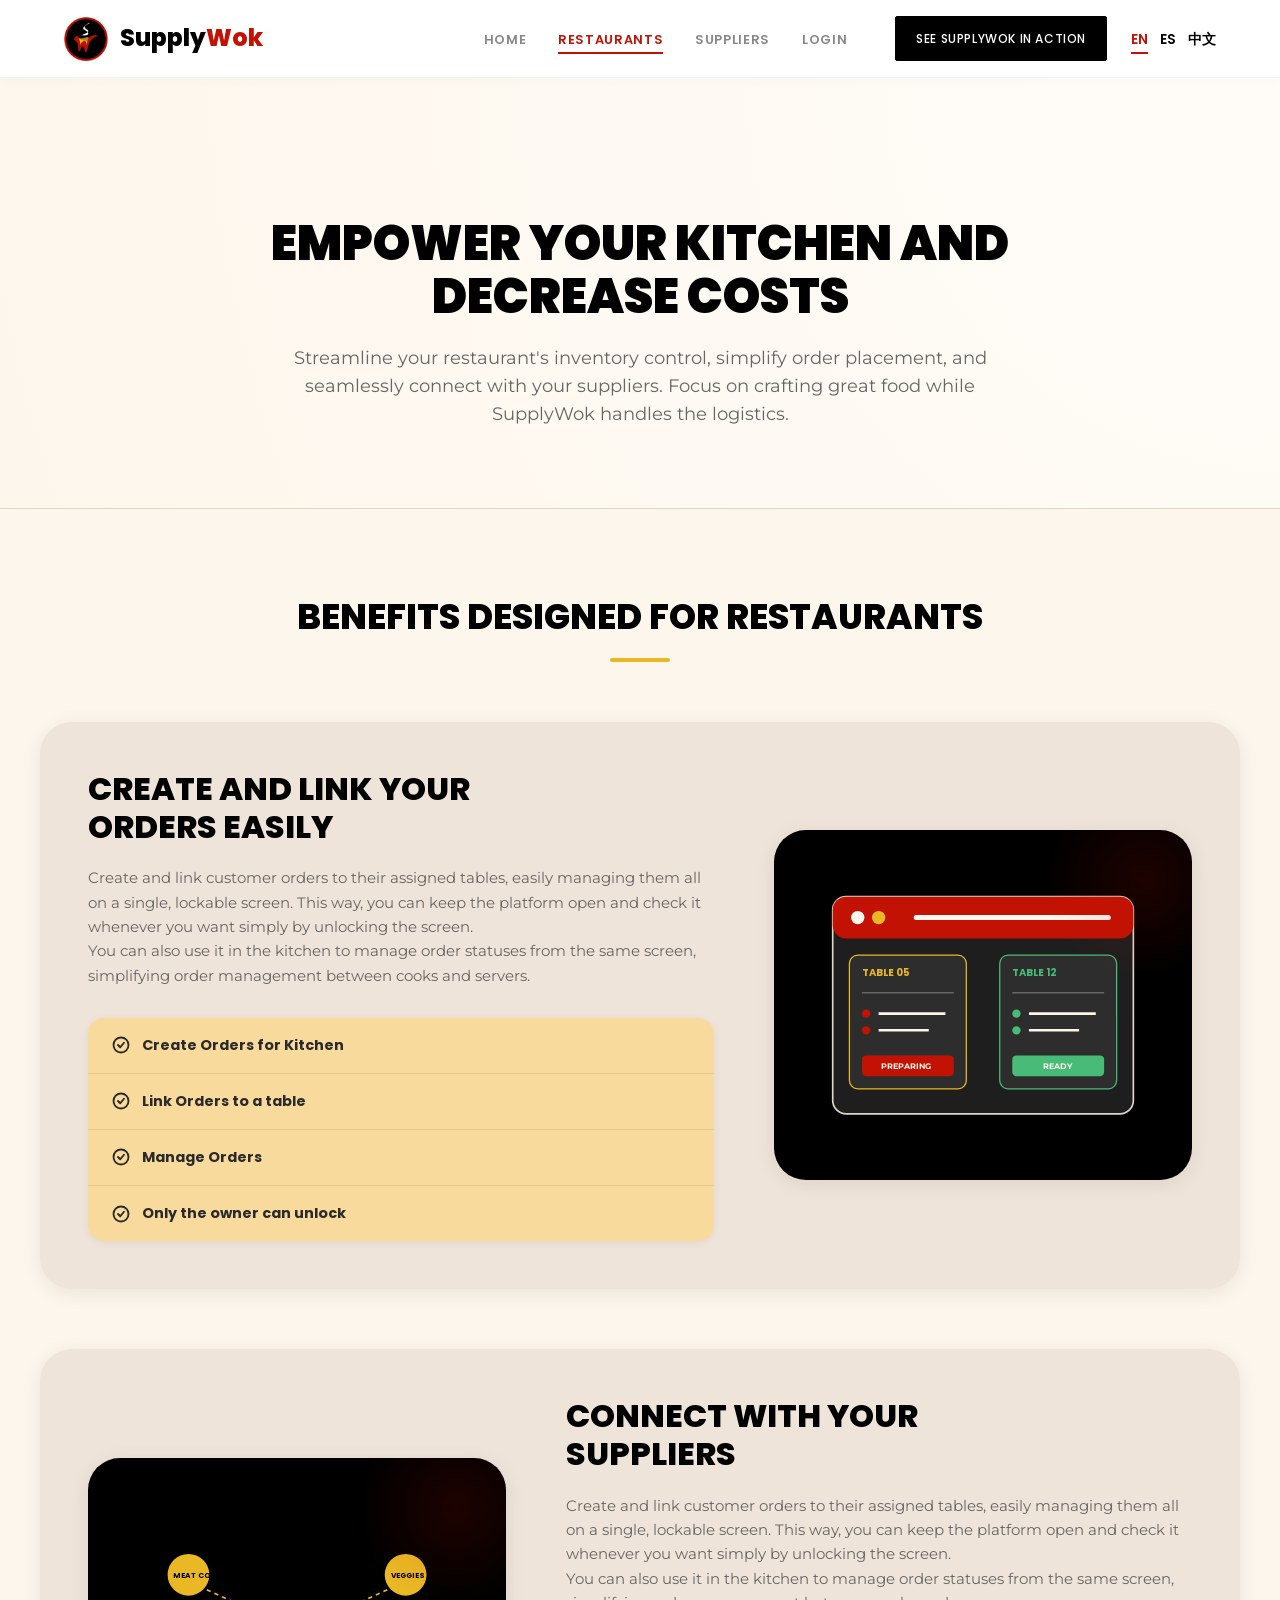
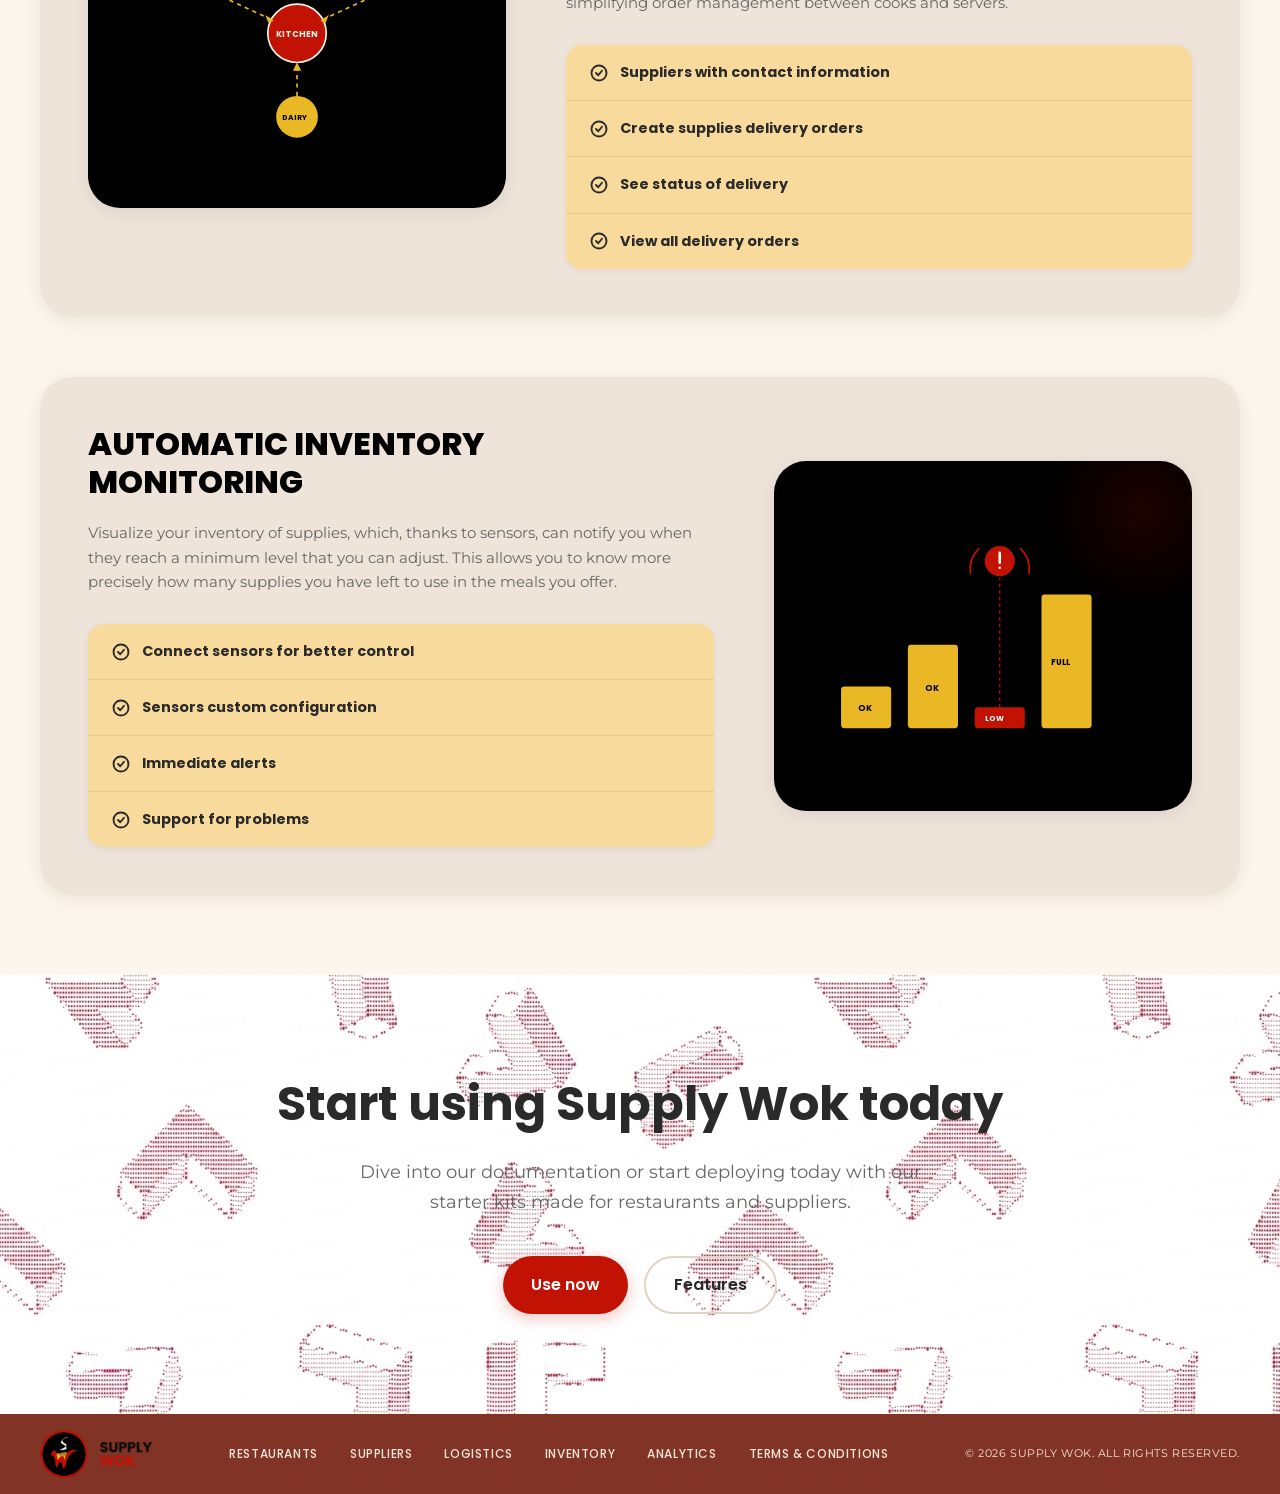
<file: assets/pages/restaurants.html>
<!DOCTYPE html>
<html lang="es">

<head>
    <meta charset="UTF-8">
    <meta name="viewport" content="width=device-width, initial-scale=1.0">
    <title data-i18n="rest_meta_title">Beneficios para Restaurantes | SupplyWok</title>
    <meta name="description" data-i18n-content="rest_meta_desc"
        content="Descubre cómo SupplyWok optimiza las operaciones de cocina, gestiona el inventario y coordina proveedores.">
    <meta name="keywords" content="restaurantes, abastecimiento, inventario, IoT, operaciones, cocina">
    <meta name="author" content="Aurora">
    
    <!-- CSS Stylesheets -->
    <link rel="stylesheet" href="../styles/main.css">
    <link rel="stylesheet" href="../styles/navbar.css">
    <link rel="stylesheet" href="../styles/benefits.css">
</head>

<body>

    <header class="header">
        <div class="header-container">
            <a href="../../index.html" class="header-logo">
                <img src="../images/supplywok-logo.png" alt="SupplyWok Logo" class="header-logo-img">
                <span class="header-logo-text">Supply<span class="header-logo-highlight">Wok</span></span>
            </a>

            <button class="header-toggle" aria-label="Abrir menú" aria-expanded="false">
                <span class="hamburger"></span>
            </button>

            <nav class="header-nav" role="navigation">
                <div class="header-nav-left">
                    <ul class="header-menu">
                        <li><a href="../../index.html" class="header-link header-link--grey"
                                data-i18n="nav_features">HOME</a></li>
                        <li><a href="restaurants.html" class="header-link header-link--active"
                                data-i18n="nav_restaurants">RESTAURANTS</a></li>
                        <li><a href="suppliers.html" class="header-link header-link--grey"
                                data-i18n="nav_suppliers">SUPPLIERS</a></li>
                        <li><a href="https://supplywok-frontend-1e9a7.web.app/" class="header-link header-link--grey" data-i18n="nav_login">LOGIN</a>
                        </li>
                    </ul>
                </div>

                <div class="header-nav-right">
                    <div class="header-cta">
                        <a href="https://supplywok-frontend-1e9a7.web.app/" class="header-cta-btn" data-i18n="nav_cta">SEE SUPPLYWOK IN ACTION</a>
                    </div>
                    <ul class="header-lang">
                        <li><button class="header-lang-btn header-lang-btn--active">EN</button></li>
                        <li><button class="header-lang-btn">ES</button></li>
                        <li><button class="header-lang-btn">中文</button></li>
                    </ul>
                </div>
            </nav>
        </div>
    </header>

    <main>
        <!-- Hero Section -->
        <section class="benefits-hero">
            <div class="benefits-hero-container">
                <h1 class="benefits-hero-title" data-i18n="rest_hero_title">EMPODERA TU COCINA Y REDUCE COSTOS</h1>
                <p class="benefits-hero-desc" data-i18n="rest_hero_desc">
                    Agiliza el control de inventario de tu restaurante, simplifica la creación de pedidos y conéctate sin problemas con tus proveedores. Concéntrate en cocinar mientras SupplyWok maneja la logística.
                </p>
            </div>
        </section>

        <!-- Benefits Details -->
        <section class="benefits-section">
            <div class="benefits-container">
                <h2 class="benefits-section-title" data-i18n="benefits_title_rest">Beneficios diseñados para Restaurantes</h2>
                
                <div class="benefits-layout">
                    <!-- Benefit 1: Orders -->
                    <div class="benefit-row">
                        <div class="benefit-info">
                            <h3 data-i18n-html="uses_1_title">CREA Y VINCULA TUS<br>PEDIDOS FÁCILMENTE</h3>
                            <p data-i18n-html="uses_1_desc">
                                Crea y vincula pedidos de clientes a sus mesas asignadas, gestionándolos todos en una pantalla única y bloqueable. De esta manera, puedes mantener la plataforma abierta y revisarla cuando quieras simplemente desbloqueando la pantalla.<br>También puedes usarla en la cocina para gestionar estados de pedidos, simplificando la gestión entre cocineros y meseros.
                            </p>
                            
                            <ul class="benefit-details-list">
                                <li>
                                    <svg class="benefit-details-icon" viewBox="0 0 24 24">
                                        <circle cx="12" cy="12" r="10" />
                                        <path d="M8 12l3 3 5-6" />
                                    </svg>
                                    <span data-i18n="uses_1_li_1">Crea Pedidos para Cocina</span>
                                </li>
                                <li>
                                    <svg class="benefit-details-icon" viewBox="0 0 24 24">
                                        <circle cx="12" cy="12" r="10" />
                                        <path d="M8 12l3 3 5-6" />
                                    </svg>
                                    <span data-i18n="uses_1_li_2">Vincula Pedidos a una mesa</span>
                                </li>
                                <li>
                                    <svg class="benefit-details-icon" viewBox="0 0 24 24">
                                        <circle cx="12" cy="12" r="10" />
                                        <path d="M8 12l3 3 5-6" />
                                    </svg>
                                    <span data-i18n="uses_1_li_3">Gestiona Pedidos</span>
                                </li>
                                <li>
                                    <svg class="benefit-details-icon" viewBox="0 0 24 24">
                                        <circle cx="12" cy="12" r="10" />
                                        <path d="M8 12l3 3 5-6" />
                                    </svg>
                                    <span data-i18n="uses_1_li_4">Solo el dueño puede desbloquear</span>
                                </li>
                            </ul>
                        </div>
                        <div class="benefit-visual">
                            <!-- Premium SVG Graphic: Orders dashboard -->
                            <svg width="80%" height="80%" viewBox="0 0 400 300" fill="none" xmlns="http://www.w3.org/2000/svg" style="max-width: 350px;">
                                <rect x="20" y="20" width="360" height="260" rx="16" fill="#1e1e1e" stroke="#e0d5c5" stroke-width="2"/>
                                <rect x="20" y="20" width="360" height="50" rx="16" fill="#C21204" />
                                <circle cx="50" cy="45" r="8" fill="#FDF6EC"/>
                                <circle cx="75" cy="45" r="8" fill="#E9B824"/>
                                <line x1="120" y1="45" x2="350" y2="45" stroke="#FDF6EC" stroke-width="6" stroke-linecap="round"/>
                                
                                <!-- Ticket 1 -->
                                <rect x="40" y="90" width="140" height="160" rx="10" fill="#2d2d2d" stroke="#E9B824" stroke-width="1.5"/>
                                <text x="55" y="115" fill="#E9B824" font-family="Poppins" font-size="12" font-weight="bold">TABLE 05</text>
                                <line x1="55" y1="135" x2="165" y2="135" stroke="#666" stroke-width="2"/>
                                <circle cx="60" cy="160" r="5" fill="#C21204"/>
                                <line x1="75" y1="160" x2="155" y2="160" stroke="#FDF6EC" stroke-width="3"/>
                                <circle cx="60" cy="180" r="5" fill="#C21204"/>
                                <line x1="75" y1="180" x2="135" y2="180" stroke="#FDF6EC" stroke-width="3"/>
                                <rect x="55" y="210" width="110" height="25" rx="5" fill="#C21204" />
                                <text x="78" y="226" fill="#FDF6EC" font-family="Montserrat" font-size="10" font-weight="bold">PREPARING</text>
                                
                                <!-- Ticket 2 -->
                                <rect x="220" y="90" width="140" height="160" rx="10" fill="#2d2d2d" stroke="#48BB78" stroke-width="1.5"/>
                                <text x="235" y="115" fill="#48BB78" font-family="Poppins" font-size="12" font-weight="bold">TABLE 12</text>
                                <line x1="235" y1="135" x2="345" y2="135" stroke="#666" stroke-width="2"/>
                                <circle cx="240" cy="160" r="5" fill="#48BB78"/>
                                <line x1="255" y1="160" x2="335" y2="160" stroke="#FDF6EC" stroke-width="3"/>
                                <circle cx="240" cy="180" r="5" fill="#48BB78"/>
                                <line x1="255" y1="180" x2="315" y2="180" stroke="#FDF6EC" stroke-width="3"/>
                                <rect x="235" y="210" width="110" height="25" rx="5" fill="#48BB78" />
                                <text x="272" y="226" fill="#FDF6EC" font-family="Montserrat" font-size="10" font-weight="bold">READY</text>
                            </svg>
                        </div>
                    </div>

                    <!-- Benefit 2: Suppliers -->
                    <div class="benefit-row">
                        <div class="benefit-info">
                            <h3 data-i18n-html="uses_2_title">CONECTA CON TUS<br>PROVEEDORES</h3>
                            <p data-i18n-html="uses_2_desc">
                                Crea y vincula pedidos de clientes a sus mesas asignadas, gestionándolos todos en una pantalla única y bloqueable. De esta manera, puedes mantener la plataforma abierta y revisarla cuando quieras simplemente desbloqueando la pantalla.<br>También puedes usarla en la cocina para gestionar estados de pedidos, simplificando la gestión entre cocineros y meseros.
                            </p>
                            
                            <ul class="benefit-details-list">
                                <li>
                                    <svg class="benefit-details-icon" viewBox="0 0 24 24">
                                        <circle cx="12" cy="12" r="10" />
                                        <path d="M8 12l3 3 5-6" />
                                    </svg>
                                    <span data-i18n="uses_2_li_1">Proveedores con información de contacto</span>
                                </li>
                                <li>
                                    <svg class="benefit-details-icon" viewBox="0 0 24 24">
                                        <circle cx="12" cy="12" r="10" />
                                        <path d="M8 12l3 3 5-6" />
                                    </svg>
                                    <span data-i18n="uses_2_li_2">Crea pedidos de entrega de suministros</span>
                                </li>
                                <li>
                                    <svg class="benefit-details-icon" viewBox="0 0 24 24">
                                        <circle cx="12" cy="12" r="10" />
                                        <path d="M8 12l3 3 5-6" />
                                    </svg>
                                    <span data-i18n="uses_2_li_3">Ver estado de la entrega</span>
                                </li>
                                <li>
                                    <svg class="benefit-details-icon" viewBox="0 0 24 24">
                                        <circle cx="12" cy="12" r="10" />
                                        <path d="M8 12l3 3 5-6" />
                                    </svg>
                                    <span data-i18n="uses_2_li_4">Ver todos los pedidos de entrega</span>
                                </li>
                            </ul>
                        </div>
                        <div class="benefit-visual">
                            <!-- Premium SVG Graphic: Suppliers connection -->
                            <svg width="80%" height="80%" viewBox="0 0 400 300" fill="none" xmlns="http://www.w3.org/2000/svg" style="max-width: 350px;">
                                <!-- Central Hub (Restaurant) -->
                                <circle cx="200" cy="150" r="35" fill="#C21204" stroke="#FDF6EC" stroke-width="2"/>
                                <text x="175" y="154" fill="#FDF6EC" font-family="Poppins" font-size="10" font-weight="bold">KITCHEN</text>
                                
                                <!-- Supplier Node 1 -->
                                <circle cx="70" cy="80" r="25" fill="#E9B824" />
                                <text x="52" y="84" fill="#000" font-family="Poppins" font-size="9" font-weight="bold">MEAT CO</text>
                                
                                <!-- Supplier Node 2 -->
                                <circle cx="330" cy="80" r="25" fill="#E9B824" />
                                <text x="312" y="84" fill="#000" font-family="Poppins" font-size="9" font-weight="bold">VEGGIES</text>
                                
                                <!-- Supplier Node 3 -->
                                <circle cx="200" cy="250" r="25" fill="#E9B824" />
                                <text x="182" y="254" fill="#000" font-family="Poppins" font-size="9" font-weight="bold">DAIRY</text>
                                
                                <!-- Connections -->
                                <path d="M92 98 L170 134" stroke="#E9B824" stroke-dasharray="5 5" stroke-width="2" />
                                <path d="M308 98 L230 134" stroke="#E9B824" stroke-dasharray="5 5" stroke-width="2" />
                                <path d="M200 225 L200 185" stroke="#E9B824" stroke-dasharray="5 5" stroke-width="2" />
                                
                                <!-- Arrows indicating delivery -->
                                <polygon points="172,135 162,128 166,138" fill="#E9B824" />
                                <polygon points="228,135 238,128 234,138" fill="#E9B824" />
                                <polygon points="200,185 195,195 205,195" fill="#E9B824" />
                            </svg>
                        </div>
                    </div>

                    <!-- Benefit 3: Inventory -->
                    <div class="benefit-row">
                        <div class="benefit-info">
                            <h3 data-i18n-html="uses_3_title">MONITOREO AUTOMÁTICO<br>DE INVENTARIO</h3>
                            <p data-i18n-html="uses_3_desc">
                                Visualiza tu inventario de suministros, el cual, gracias a sensores, puede notificarte cuando alcanzan un nivel mínimo que puedes ajustar. Esto te permite saber con mayor precisión cuántos suministros te quedan para usar en las comidas que ofreces.
                            </p>
                            
                            <ul class="benefit-details-list">
                                <li>
                                    <svg class="benefit-details-icon" viewBox="0 0 24 24">
                                        <circle cx="12" cy="12" r="10" />
                                        <path d="M8 12l3 3 5-6" />
                                    </svg>
                                    <span data-i18n="uses_3_li_1">Conecta sensores para un mejor control</span>
                                </li>
                                <li>
                                    <svg class="benefit-details-icon" viewBox="0 0 24 24">
                                        <circle cx="12" cy="12" r="10" />
                                        <path d="M8 12l3 3 5-6" />
                                    </svg>
                                    <span data-i18n="uses_3_li_2">Configuración personalizada de sensores</span>
                                </li>
                                <li>
                                    <svg class="benefit-details-icon" viewBox="0 0 24 24">
                                        <circle cx="12" cy="12" r="10" />
                                        <path d="M8 12l3 3 5-6" />
                                    </svg>
                                    <span data-i18n="uses_3_li_3">Alertas inmediatas</span>
                                </li>
                                <li>
                                    <svg class="benefit-details-icon" viewBox="0 0 24 24">
                                        <circle cx="12" cy="12" r="10" />
                                        <path d="M8 12l3 3 5-6" />
                                    </svg>
                                    <span data-i18n="uses_3_li_4">Soporte para problemas</span>
                                </li>
                            </ul>
                        </div>
                        <div class="benefit-visual">
                            <!-- Premium SVG Graphic: Sensors / Inventory tracking -->
                            <svg width="80%" height="80%" viewBox="0 0 400 300" fill="none" xmlns="http://www.w3.org/2000/svg" style="max-width: 350px;">
                                <!-- Inventory Level Chart -->
                                <rect x="30" y="210" width="60" height="50" rx="4" fill="#E9B824"/>
                                <text x="50" y="240" fill="#000" font-family="Poppins" font-size="10" font-weight="bold">OK</text>
                                
                                <rect x="110" y="160" width="60" height="100" rx="4" fill="#E9B824"/>
                                <text x="130" y="215" fill="#000" font-family="Poppins" font-size="10" font-weight="bold">OK</text>
                                
                                <rect x="190" y="235" width="60" height="25" rx="4" fill="#C21204"/>
                                <text x="202" y="252" fill="#fff" font-family="Poppins" font-size="9" font-weight="bold">LOW</text>
                                
                                <rect x="270" y="100" width="60" height="160" rx="4" fill="#E9B824"/>
                                <text x="282" y="185" fill="#000" font-family="Poppins" font-size="10" font-weight="bold">FULL</text>
                                
                                <!-- Sensor Alert Trigger -->
                                <circle cx="220" cy="60" r="18" fill="#C21204" />
                                <path d="M220 50v12M220 68h.01" stroke="#fff" stroke-width="3" stroke-linecap="round" />
                                
                                <path d="M245 45 A 35 35 0 0 1 255 75" stroke="#C21204" stroke-width="2" fill="none" stroke-linecap="round"/>
                                <path d="M195 45 A 35 35 0 0 0 185 75" stroke="#C21204" stroke-width="2" fill="none" stroke-linecap="round"/>
                                
                                <path d="M220 235 L220 80" stroke="#C21204" stroke-dasharray="4 4" stroke-width="1.5" />
                            </svg>
                        </div>
                    </div>
                </div>
            </div>
        </section>

        <!-- CTA Section -->
        <section class="cta">
            <div class="cta-container">
                <h2 class="cta-title" data-i18n="cta_title">Start using Supply Wok today</h2>
                <p class="cta-desc" data-i18n="cta_desc">Dive into our documentation or start deploying today with our starter kits made for restaurants and suppliers.</p>
                <div class="cta-buttons">
                    <a href="https://supplywok-frontend-1e9a7.web.app/" class="btn btn--primary" data-i18n="cta_btn_use">Use now</a>
                    <a href="../../index.html#features" class="btn btn--outline" data-i18n="cta_btn_features">Features</a>
                </div>
            </div>
        </section>
    </main>

    <!-- Footer Section -->
    <footer class="footer">
        <div class="footer-container">
            <div class="footer-brand">
                <img src="../images/supplywok-logo.png" alt="SupplyWok Logo" class="footer-logo-img">
                <img src="../images/supplywok-text.png" alt="SupplyWok Text" class="footer-logo-text">
            </div>

            <nav class="footer-nav">
                <a href="restaurants.html" data-i18n="footer_nav_1">RESTAURANTS</a>
                <a href="suppliers.html" data-i18n="footer_nav_2">SUPPLIERS</a>
                <a href="../../index.html#features" data-i18n="footer_nav_3">LOGISTICS</a>
                <a href="../../index.html#features" data-i18n="footer_nav_4">INVENTORY</a>
                <a href="../../index.html#features" data-i18n="footer_nav_5">ANALYTICS</a>
                <a href="terms-and-conditions.html" data-i18n="footer_nav_6">Terms and conditions</a>
            </nav>

            <div class="footer-copyright">
                <p data-i18n="footer_copy">© 2026 SUPPLY WOK. ALL RIGHTS RESERVED.</p>
            </div>
        </div>
    </footer>

    <!-- Scripts -->
    <script src="../scripts/i18n.js"></script>
    <script src="../scripts/navbar.js"></script>
</body>

</html>
</file>
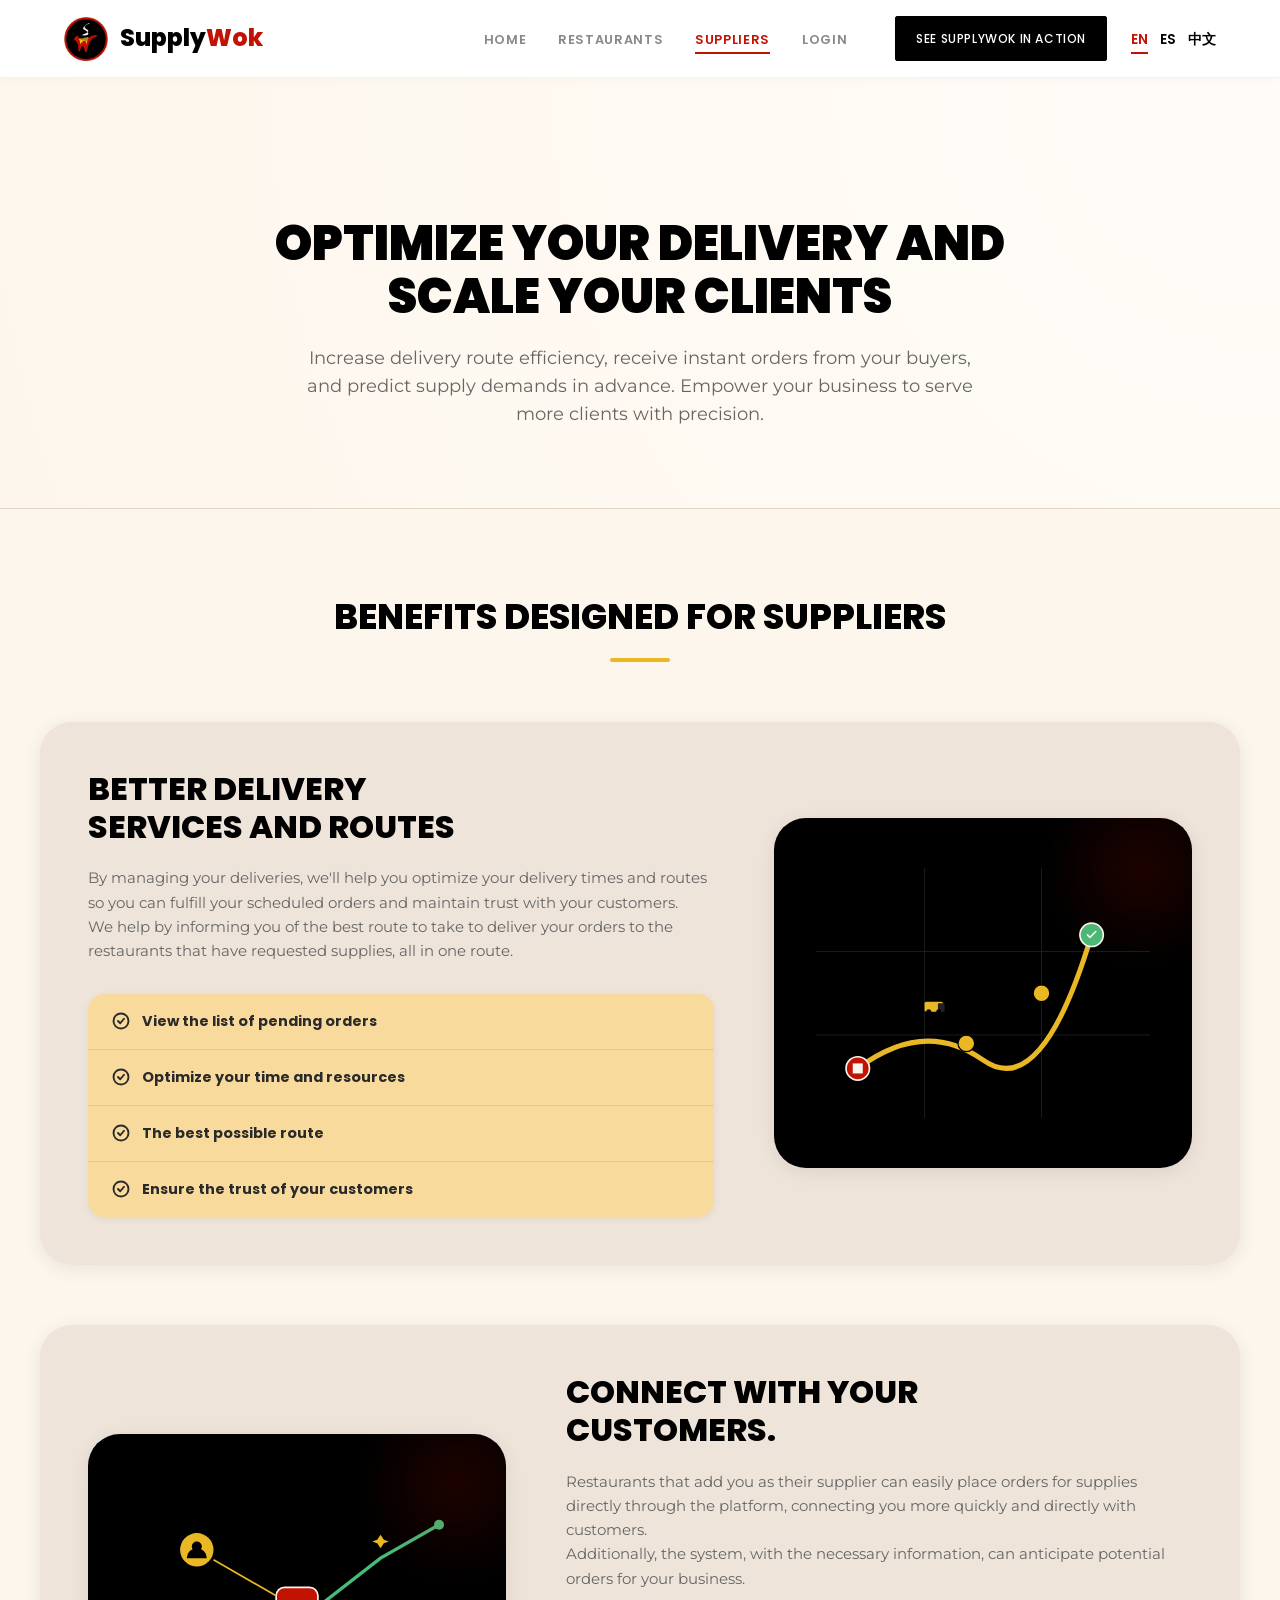
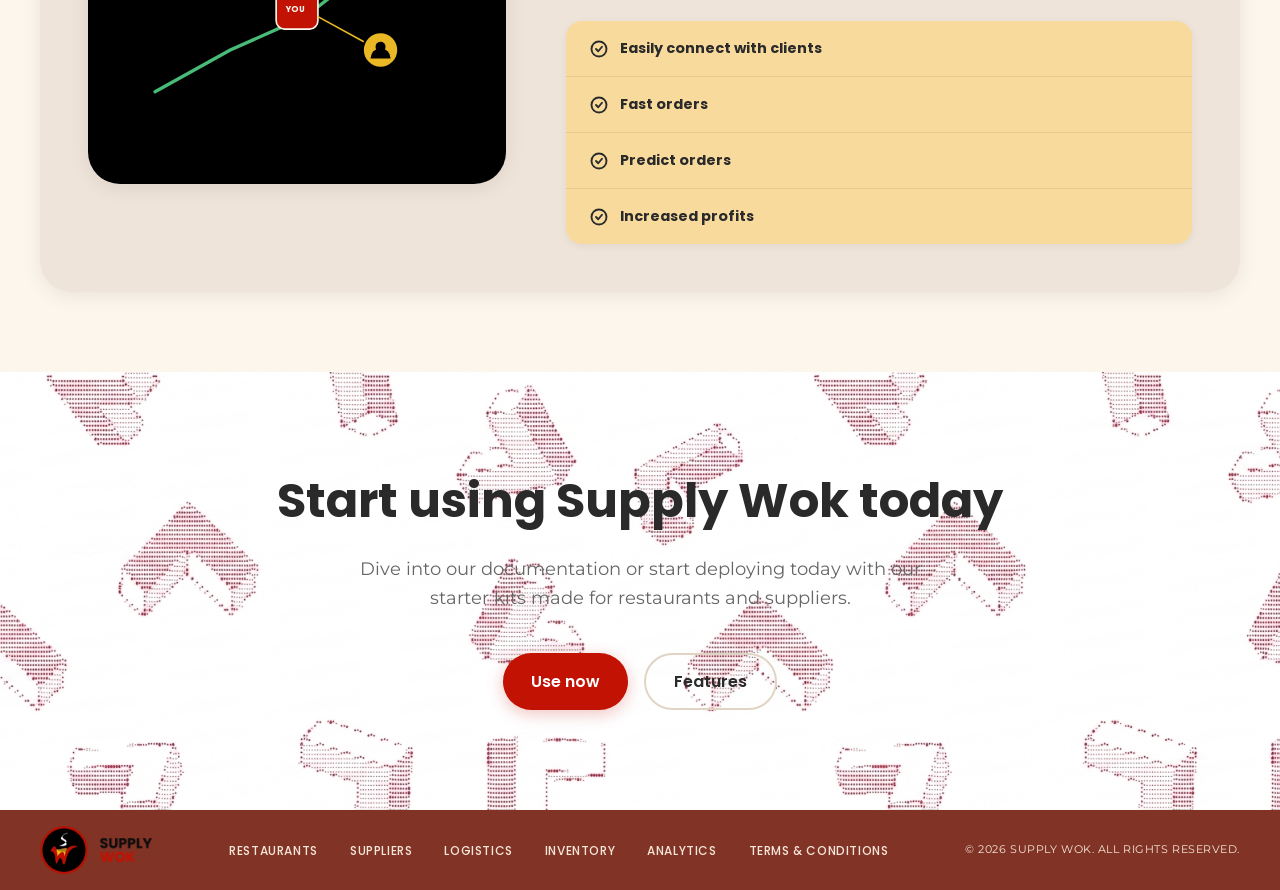
<file: assets/pages/suppliers.html>
<!DOCTYPE html>
<html lang="es">

<head>
    <meta charset="UTF-8">
    <meta name="viewport" content="width=device-width, initial-scale=1.0">
    <title data-i18n="supp_meta_title">Beneficios para Proveedores | SupplyWok</title>
    <meta name="description" data-i18n-content="supp_meta_desc"
        content="Optimiza entregas, conéctate con clientes de restaurantes y predice la demanda con SupplyWok.">
    <meta name="keywords" content="proveedores, abastecimiento, entregas, rutas, clientes, B2B">
    <meta name="author" content="Aurora">
    
    <!-- CSS Stylesheets -->
    <link rel="stylesheet" href="../styles/main.css">
    <link rel="stylesheet" href="../styles/navbar.css">
    <link rel="stylesheet" href="../styles/benefits.css">
</head>

<body>

    <header class="header">
        <div class="header-container">
            <a href="../../index.html" class="header-logo">
                <img src="../images/supplywok-logo.png" alt="SupplyWok Logo" class="header-logo-img">
                <span class="header-logo-text">Supply<span class="header-logo-highlight">Wok</span></span>
            </a>

            <button class="header-toggle" aria-label="Abrir menú" aria-expanded="false">
                <span class="hamburger"></span>
            </button>

            <nav class="header-nav" role="navigation">
                <div class="header-nav-left">
                    <ul class="header-menu">
                        <li><a href="../../index.html" class="header-link header-link--grey"
                                data-i18n="nav_features">HOME</a></li>
                        <li><a href="restaurants.html" class="header-link header-link--grey"
                                data-i18n="nav_restaurants">RESTAURANTS</a></li>
                        <li><a href="suppliers.html" class="header-link header-link--active"
                                data-i18n="nav_suppliers">SUPPLIERS</a></li>
                        <li><a href="https://supplywok-frontend-1e9a7.web.app/" class="header-link header-link--grey" data-i18n="nav_login">LOGIN</a>
                        </li>
                    </ul>
                </div>

                <div class="header-nav-right">
                    <div class="header-cta">
                        <a href="https://supplywok-frontend-1e9a7.web.app/" class="header-cta-btn" data-i18n="nav_cta">SEE SUPPLYWOK IN ACTION</a>
                    </div>
                    <ul class="header-lang">
                        <li><button class="header-lang-btn header-lang-btn--active">EN</button></li>
                        <li><button class="header-lang-btn">ES</button></li>
                        <li><button class="header-lang-btn">中文</button></li>
                    </ul>
                </div>
            </nav>
        </div>
    </header>

    <main>
        <!-- Hero Section -->
        <section class="benefits-hero">
            <div class="benefits-hero-container">
                <h1 class="benefits-hero-title" data-i18n="supp_hero_title">OPTIMIZA TU DISTRIBUCIÓN Y ESCALA TUS CLIENTES</h1>
                <p class="benefits-hero-desc" data-i18n="supp_hero_desc">
                    Incrementa la eficiencia de tus rutas de reparto, recibe pedidos al instante de tus compradores y anticipa la demanda de suministros. Potencia tu negocio para servir a más clientes con precisión.
                </p>
            </div>
        </section>

        <!-- Benefits Details -->
        <section class="benefits-section">
            <div class="benefits-container">
                <h2 class="benefits-section-title" data-i18n="benefits_title_supp">Beneficios diseñados para Proveedores</h2>
                
                <div class="benefits-layout">
                    <!-- Benefit 1: Deliveries -->
                    <div class="benefit-row">
                        <div class="benefit-info">
                            <h3 data-i18n-html="uses_4_title">MEJORES SERVICIOS DE<br>ENTREGA Y RUTAS</h3>
                            <p data-i18n-html="uses_4_desc">
                                Al gestionar tus entregas, te ayudaremos a optimizar tus tiempos de entrega y rutas para que puedas cumplir con tus pedidos programados y mantener la confianza de tus clientes.<br>Te ayudamos informándote de la mejor ruta a tomar para entregar tus pedidos a los restaurantes que han solicitado suministros, todo en una sola ruta.
                            </p>
                            
                            <ul class="benefit-details-list">
                                <li>
                                    <svg class="benefit-details-icon" viewBox="0 0 24 24">
                                        <circle cx="12" cy="12" r="10" />
                                        <path d="M8 12l3 3 5-6" />
                                    </svg>
                                    <span data-i18n="uses_4_li_1">Ver la lista de pedidos pendientes</span>
                                </li>
                                <li>
                                    <svg class="benefit-details-icon" viewBox="0 0 24 24">
                                        <circle cx="12" cy="12" r="10" />
                                        <path d="M8 12l3 3 5-6" />
                                    </svg>
                                    <span data-i18n="uses_4_li_2">Optimize tu tiempo y recursos</span>
                                </li>
                                <li>
                                    <svg class="benefit-details-icon" viewBox="0 0 24 24">
                                        <circle cx="12" cy="12" r="10" />
                                        <path d="M8 12l3 3 5-6" />
                                    </svg>
                                    <span data-i18n="uses_4_li_3">La mejor ruta posible</span>
                                </li>
                                <li>
                                    <svg class="benefit-details-icon" viewBox="0 0 24 24">
                                        <circle cx="12" cy="12" r="10" />
                                        <path d="M8 12l3 3 5-6" />
                                    </svg>
                                    <span data-i18n="uses_4_li_4">Asegura la confianza de tus clientes</span>
                                </li>
                            </ul>
                        </div>
                        <div class="benefit-visual">
                            <!-- Premium SVG Graphic: Route / Delivery Optimization -->
                            <svg width="80%" height="80%" viewBox="0 0 400 300" fill="none" xmlns="http://www.w3.org/2000/svg" style="max-width: 350px;">
                                <!-- Map Grid Lines -->
                                <line x1="0" y1="100" x2="400" y2="100" stroke="#222" stroke-width="1"/>
                                <line x1="0" y1="200" x2="400" y2="200" stroke="#222" stroke-width="1"/>
                                <line x1="130" y1="0" x2="130" y2="300" stroke="#222" stroke-width="1"/>
                                <line x1="270" y1="0" x2="270" y2="300" stroke="#222" stroke-width="1"/>
                                
                                <!-- Route Path -->
                                <path d="M50 240 Q130 180 200 230 T330 80" stroke="#E9B824" stroke-width="6" stroke-linecap="round" fill="none"/>
                                
                                <!-- Start Point (Warehouse) -->
                                <circle cx="50" cy="240" r="14" fill="#C21204" stroke="#FDF6EC" stroke-width="2"/>
                                <rect x="44" y="234" width="12" height="12" fill="#FDF6EC"/>
                                
                                <!-- Waypoints (Restaurants) -->
                                <circle cx="180" cy="210" r="10" fill="#E9B824" stroke="#000" stroke-width="1.5"/>
                                <circle cx="270" cy="150" r="10" fill="#E9B824" stroke="#000" stroke-width="1.5"/>
                                
                                <!-- Delivery Destination -->
                                <circle cx="330" cy="80" r="14" fill="#48BB78" stroke="#FDF6EC" stroke-width="2"/>
                                <path d="M325 80 l3 3 l7-7" stroke="#FDF6EC" stroke-width="2" stroke-linecap="round" stroke-linejoin="round"/>
                                
                                <!-- Truck Graphic Moving along route -->
                                <g transform="translate(130, 160)">
                                    <rect x="0" y="0" width="22" height="12" rx="2" fill="#E9B824"/>
                                    <rect x="16" y="2" width="8" height="10" rx="1" fill="#222"/>
                                    <circle cx="5" cy="12" r="3" fill="#000"/>
                                    <circle cx="17" cy="12" r="3" fill="#000"/>
                                </g>
                            </svg>
                        </div>
                    </div>

                    <!-- Benefit 2: Customers -->
                    <div class="benefit-row">
                        <div class="benefit-info">
                            <h3 data-i18n-html="uses_5_title">CONECTA CON TUS<br>CLIENTES.</h3>
                            <p data-i18n-html="uses_5_desc">
                                Los restaurantes que te añadan como su proveedor pueden realizar fácilmente pedidos de suministros directamente a través de la plataforma, conéctate de manera más rápida y directa con los clientes.<br>Además, el sistema, con la información necesaria, puede predecir posibles pedidos para tu negocio.
                            </p>
                            
                            <ul class="benefit-details-list">
                                <li>
                                    <svg class="benefit-details-icon" viewBox="0 0 24 24">
                                        <circle cx="12" cy="12" r="10" />
                                        <path d="M8 12l3 3 5-6" />
                                    </svg>
                                    <span data-i18n="uses_5_li_1">Conéctate fácilmente con clientes</span>
                                </li>
                                <li>
                                    <svg class="benefit-details-icon" viewBox="0 0 24 24">
                                        <circle cx="12" cy="12" r="10" />
                                        <path d="M8 12l3 3 5-6" />
                                    </svg>
                                    <span data-i18n="uses_5_li_2">Pedidos rápidos</span>
                                </li>
                                <li>
                                    <svg class="benefit-details-icon" viewBox="0 0 24 24">
                                        <circle cx="12" cy="12" r="10" />
                                        <path d="M8 12l3 3 5-6" />
                                    </svg>
                                    <span data-i18n="uses_5_li_3">Predict orders</span>
                                </li>
                                <li>
                                    <svg class="benefit-details-icon" viewBox="0 0 24 24">
                                        <circle cx="12" cy="12" r="10" />
                                        <path d="M8 12l3 3 5-6" />
                                    </svg>
                                    <span data-i18n="uses_5_li_4">Aumento de ganancias</span>
                                </li>
                            </ul>
                        </div>
                        <div class="benefit-visual">
                            <!-- Premium SVG Graphic: Customer Network and Order Prediction -->
                            <svg width="80%" height="80%" viewBox="0 0 400 300" fill="none" xmlns="http://www.w3.org/2000/svg" style="max-width: 350px;">
                                <!-- Profits growth line -->
                                <path d="M30 250 L120 200 L210 160 L300 90 L370 50" stroke="#48BB78" stroke-width="4" stroke-linecap="round" fill="none"/>
                                <circle cx="370" cy="50" r="6" fill="#48BB78"/>
                                
                                <!-- Central Supplier Node -->
                                <rect x="175" y="125" width="50" height="50" rx="10" fill="#C21204" stroke="#FDF6EC" stroke-width="2"/>
                                <text x="187" y="154" fill="#FDF6EC" font-family="Poppins" font-size="10" font-weight="bold">YOU</text>
                                
                                <!-- Customer Avatar 1 -->
                                <circle cx="80" cy="80" r="20" fill="#E9B824" />
                                <circle cx="80" cy="76" r="6" fill="#000" />
                                <path d="M68 90 A12 12 0 0 1 92 90" fill="#000" />
                                
                                <!-- Customer Avatar 2 -->
                                <circle cx="300" cy="200" r="20" fill="#E9B824" />
                                <circle cx="300" cy="196" r="6" fill="#000" />
                                <path d="M288 210 A12 12 0 0 1 312 210" fill="#000" />
                                
                                <!-- Connections -->
                                <line x1="100" y1="92" x2="175" y2="135" stroke="#E9B824" stroke-width="2"/>
                                <line x1="225" y1="160" x2="280" y2="190" stroke="#E9B824" stroke-width="2"/>
                                
                                <!-- Prediction Sparkle/Glow -->
                                <g transform="translate(290, 60)">
                                    <path d="M0 10 L6 12 L10 18 L14 12 L20 10 L14 8 L10 2 L6 8 Z" fill="#E9B824"/>
                                </g>
                            </svg>
                        </div>
                    </div>
                </div>
            </div>
        </section>

        <!-- CTA Section -->
        <section class="cta">
            <div class="cta-container">
                <h2 class="cta-title" data-i18n="cta_title">Start using Supply Wok today</h2>
                <p class="cta-desc" data-i18n="cta_desc">Dive into our documentation or start deploying today with our starter kits made for restaurants and suppliers.</p>
                <div class="cta-buttons">
                    <a href="https://supplywok-frontend-1e9a7.web.app/" class="btn btn--primary" data-i18n="cta_btn_use">Use now</a>
                    <a href="../../index.html#features" class="btn btn--outline" data-i18n="cta_btn_features">Features</a>
                </div>
            </div>
        </section>
    </main>

    <!-- Footer Section -->
    <footer class="footer">
        <div class="footer-container">
            <div class="footer-brand">
                <img src="../images/supplywok-logo.png" alt="SupplyWok Logo" class="footer-logo-img">
                <img src="../images/supplywok-text.png" alt="SupplyWok Text" class="footer-logo-text">
            </div>

            <nav class="footer-nav">
                <a href="restaurants.html" data-i18n="footer_nav_1">RESTAURANTS</a>
                <a href="suppliers.html" data-i18n="footer_nav_2">SUPPLIERS</a>
                <a href="../../index.html#features" data-i18n="footer_nav_3">LOGISTICS</a>
                <a href="../../index.html#features" data-i18n="footer_nav_4">INVENTORY</a>
                <a href="../../index.html#features" data-i18n="footer_nav_5">ANALYTICS</a>
                <a href="terms-and-conditions.html" data-i18n="footer_nav_6">Terms and conditions</a>
            </nav>

            <div class="footer-copyright">
                <p data-i18n="footer_copy">© 2026 SUPPLY WOK. ALL RIGHTS RESERVED.</p>
            </div>
        </div>
    </footer>

    <!-- Scripts -->
    <script src="../scripts/i18n.js"></script>
    <script src="../scripts/navbar.js"></script>
</body>

</html>
</file>
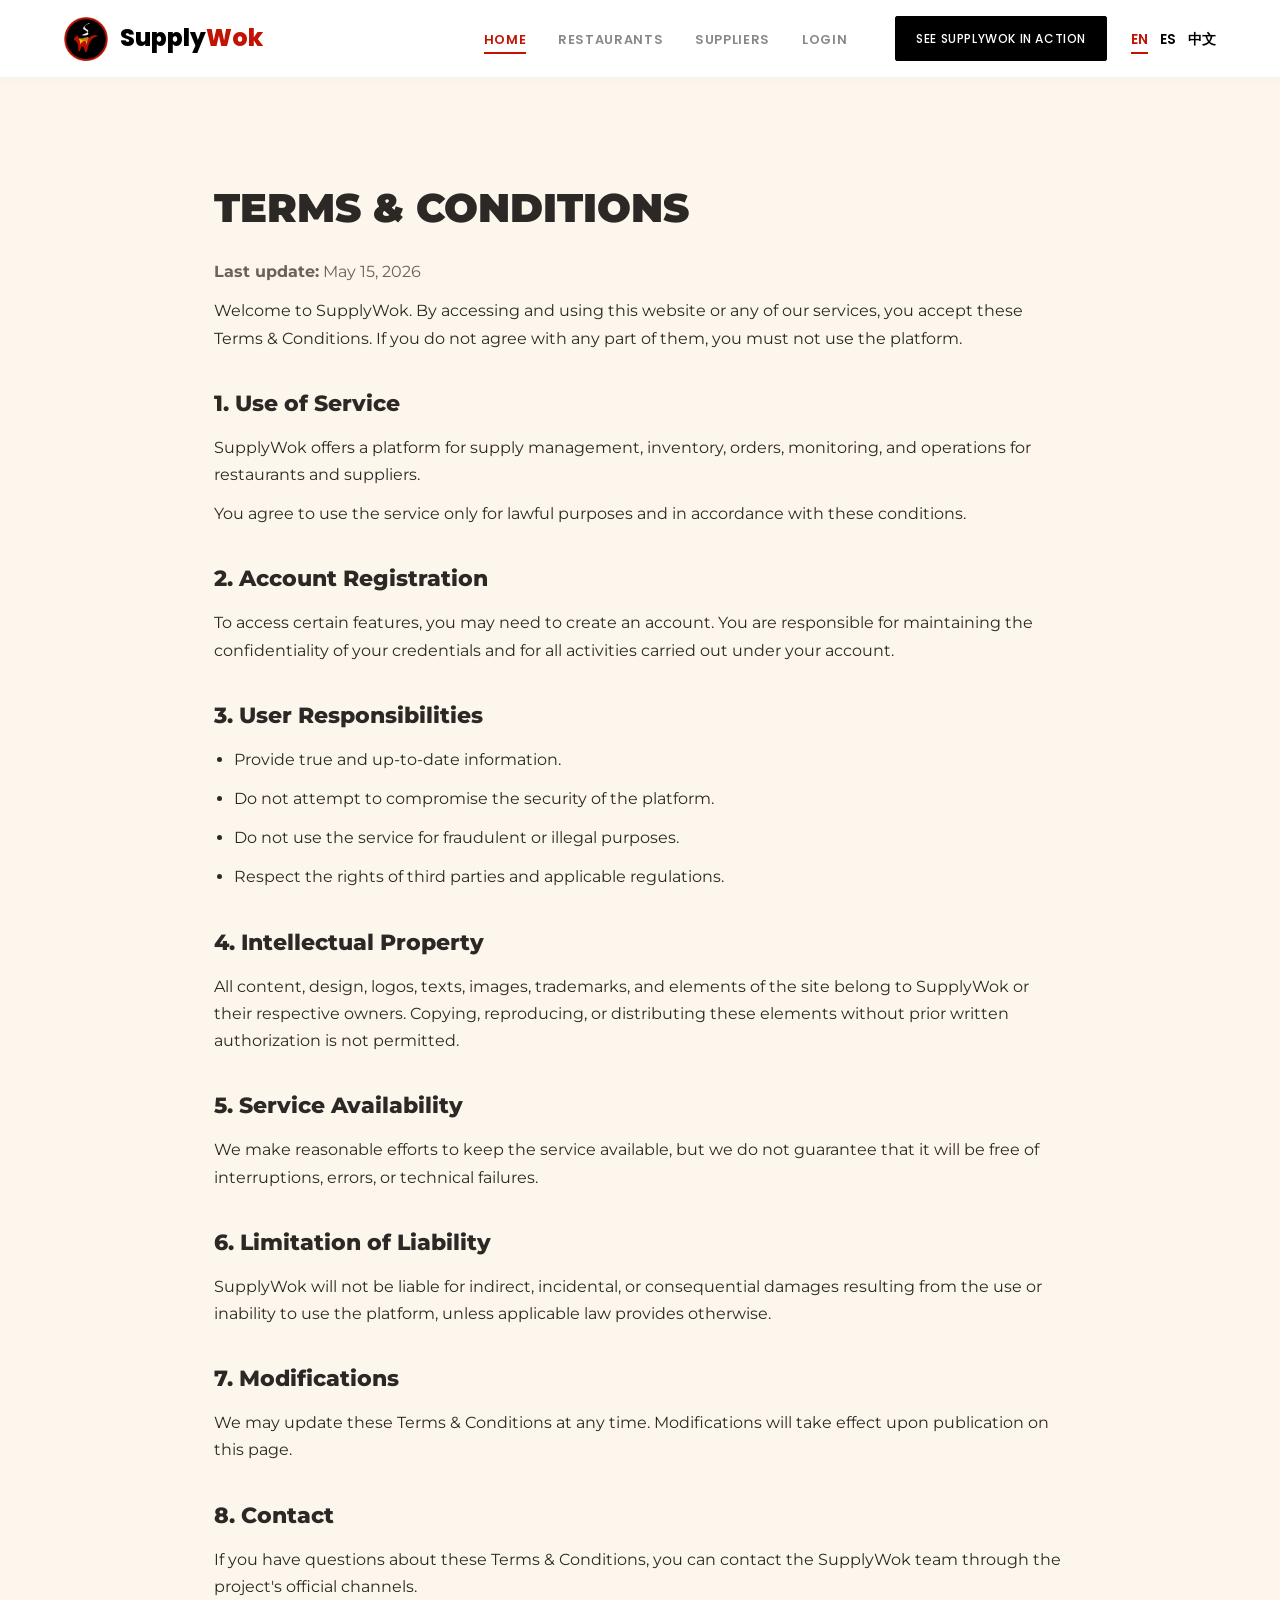
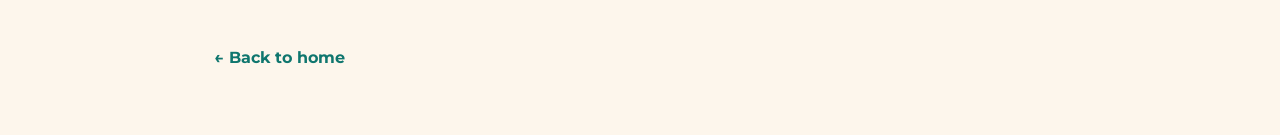
<file: assets/pages/terms-and-conditions.html>
<!DOCTYPE html>
<html lang="es">

<head>
    <meta charset="UTF-8">
    <meta name="viewport" content="width=device-width, initial-scale=1.0">
    <title>Términos y Condiciones | SupplyWok</title>
    <meta name="description" content="Términos y condiciones de uso de SupplyWok.">
    <link rel="stylesheet" href="../styles/main.css">
    <link rel="stylesheet" href="../styles/navbar.css">
    <link rel="stylesheet" href="../styles/terms.css">
</head>

<body>
    <header class="header">
        <div class="header-container">
            <a href="../../index.html" class="header-logo">
                <img src="../images/supplywok-logo.png" alt="SupplyWok Logo" class="header-logo-img">
                <span class="header-logo-text">Supply<span class="header-logo-highlight">Wok</span></span>
            </a>

            <button class="header-toggle" aria-label="Abrir menú" aria-expanded="false">
                <span class="hamburger"></span>
            </button>

            <nav class="header-nav" role="navigation">
                <div class="header-nav-left">
                    <ul class="header-menu">
                        <li><a href="../../index.html#features" class="header-link header-link--active"
                                data-i18n="nav_features">HOME</a></li>
                        <li><a href="restaurants.html" class="header-link header-link--grey"
                                data-i18n="nav_restaurants">RESTAURANTS</a></li>
                        <li><a href="suppliers.html" class="header-link header-link--grey"
                                data-i18n="nav_suppliers">SUPPLIERS</a></li>
                        <li><a href="../../index.html#login" class="header-link header-link--grey" data-i18n="nav_login">LOGIN</a>
                        </li>
                    </ul>
                </div>

                <div class="header-nav-right">
                    <div class="header-cta">
                        <a href="" class="header-cta-btn" data-i18n="nav_cta">SEE SUPPLYWOK IN ACTION</a>
                    </div>
                    <ul class="header-lang">
                        <li><button class="header-lang-btn header-lang-btn--active">EN</button></li>
                        <li><button class="header-lang-btn">ES</button></li>
                        <li><button class="header-lang-btn">中文</button></li>
                    </ul>
                </div>
            </nav>
        </div>
    </header>

    <main class="terms">
        <h1 class="terms-title" data-i18n="terms_title">Términos y Condiciones</h1>
        <p class="terms-updated" data-i18n-html="terms_updated"><strong>Última actualización:</strong> 15 de mayo de 2026</p>

        <p data-i18n="terms_intro">
            Bienvenido a SupplyWok. Al acceder y usar este sitio web o cualquiera de nuestros servicios,
            aceptas los presentes Términos y Condiciones. Si no estás de acuerdo con alguna parte de ellos,
            no debes usar la plataforma.
        </p>

        <h2 data-i18n="terms_h1">1. Uso del servicio</h2>
        <p data-i18n="terms_p1_a">
            SupplyWok ofrece una plataforma para gestión de abastecimiento, inventario, pedidos,
            monitoreo y operaciones para restaurantes y proveedores.
        </p>
        <p data-i18n="terms_p1_b">
            Te comprometes a usar el servicio únicamente para fines lícitos y de acuerdo con estas condiciones.
        </p>

        <h2 data-i18n="terms_h2">2. Registro de cuenta</h2>
        <p data-i18n="terms_p2">
            Para acceder a ciertas funciones, podrías necesitar crear una cuenta. Eres responsable de mantener
            la confidencialidad de tus credenciales y de toda actividad realizada desde tu cuenta.
        </p>

        <h2 data-i18n="terms_h3">3. Responsabilidades del usuario</h2>
        <ul>
            <li data-i18n="terms_li3_1">Proporcionar información veraz y actualizada.</li>
            <li data-i18n="terms_li3_2">No intentar vulnerar la seguridad de la plataforma.</li>
            <li data-i18n="terms_li3_3">No usar el servicio para fines fraudulentos o ilegales.</li>
            <li data-i18n="terms_li3_4">Respetar los derechos de terceros y la normativa aplicable.</li>
        </ul>

        <h2 data-i18n="terms_h4">4. Propiedad intelectual</h2>
        <p data-i18n="terms_p4">
            Todo el contenido, diseño, logotipos, textos, imágenes, marcas y elementos del sitio pertenecen a
            SupplyWok o a sus respectivos titulares. No está permitido copiar, reproducir o distribuir
            estos elementos sin autorización previa por escrito.
        </p>

        <h2 data-i18n="terms_h5">5. Disponibilidad del servicio</h2>
        <p data-i18n="terms_p5">
            Hacemos esfuerzos razonables para mantener el servicio disponible, pero no garantizamos que
            esté libre de interrupciones, errores o fallas técnicas.
        </p>

        <h2 data-i18n="terms_h6">6. Limitación de responsabilidad</h2>
        <p data-i18n="terms_p6">
            SupplyWok no será responsable por daños indirectos, incidentales o consecuentes derivados del uso
            o imposibilidad de uso de la plataforma, salvo que la ley aplicable disponga lo contrario.
        </p>

        <h2 data-i18n="terms_h7">7. Modificaciones</h2>
        <p data-i18n="terms_p7">
            Podemos actualizar estos Términos y Condiciones en cualquier momento. Las modificaciones entrarán
            en vigor desde su publicación en esta página.
        </p>

        <h2 data-i18n="terms_h8">8. Contacto</h2>
        <p data-i18n="terms_p8">
            Si tienes preguntas sobre estos Términos y Condiciones, puedes comunicarte con el equipo de
            SupplyWok a través de los canales oficiales del proyecto.
        </p>

        <a class="terms-back" href="../../index.html" data-i18n="terms_back">← Volver al inicio</a>
    </main>

    <!-- Scripts -->
    <script src="../scripts/i18n.js"></script>
    <script src="../scripts/navbar.js"></script>
</body>

</html>
</file>
<file: assets/styles/main.css>
/* =============================================
   SUPPLYWOK LANDING PAGE — MAIN STYLES
   ============================================= */

/* --- base.css --- */
/* =============================================
   SUPPLYWOK LANDING PAGE — BASE VARIABLES
   ============================================= */

@import url('https://fonts.googleapis.com/css2?family=Poppins:wght@400;600;700;800;900&family=Montserrat:wght@300;400;500;600;700&display=swap');

:root {
  --color-primary: #C21204;
  --color-primary-dark: #9E0F03;
  --color-secondary: #E9B824;
  --color-accent: #A07832;
  --color-bg: #FDF6EC;
  --color-bg-dark: #1a1a1a;
  --color-white: #FFFFFF;
  --color-black: #000000;
  --color-text: #2a2a2a;
  --color-text-light: #666;
  --color-border: #e0d5c5;
  
  --font-heading: 'Poppins', sans-serif;
  --font-body: 'Montserrat', sans-serif;
  
  --radius-sm: 8px;
  --radius-md: 16px;
  --radius-lg: 24px;
  --radius-xl: 32px;
  
  --shadow-sm: 0 2px 8px rgba(0,0,0,0.06);
  --shadow-md: 0 4px 20px rgba(0,0,0,0.08);
  --shadow-lg: 0 8px 40px rgba(0,0,0,0.12);
  
  --transition: 0.3s cubic-bezier(0.4, 0, 0.2, 1);
  --max-width: 1200px;
}

*, *::before, *::after {
  margin: 0;
  padding: 0;
  box-sizing: border-box;
}

html {
  font-size: 16px;
  scroll-behavior: smooth;
}

body {
  font-family: var(--font-body);
  background: var(--color-bg);
  color: var(--color-text);
  line-height: 1.6;
  -webkit-font-smoothing: antialiased;
  overflow-x: hidden;
}

img {
  max-width: 100%;
  height: auto;
  display: block;
}

a {
  text-decoration: none;
  color: inherit;
}

a:focus-visible {
  outline: 3px solid var(--color-primary);
  outline-offset: 2px;
  border-radius: 2px;
}

/* === BUTTONS === */
.btn {
  display: inline-flex;
  align-items: center;
  justify-content: center;
  padding: 14px 32px;
  border-radius: var(--radius-sm);
  font-family: var(--font-heading);
  font-weight: 600;
  font-size: 0.95rem;
  transition: var(--transition);
  min-height: 48px;
  cursor: pointer;
  border: none;
  outline: none;
}

.btn:active {
  transform: translateY(1px) scale(0.98);
}

.btn:focus-visible {
  outline: 3px solid var(--color-primary);
  outline-offset: 4px;
}

.btn--primary {
  background: var(--color-primary);
  color: var(--color-white);
  box-shadow: 0 4px 16px rgba(194, 18, 4, 0.25);
}

.btn--primary:hover {
  background: var(--color-primary-dark);
  transform: translateY(-2px);
  box-shadow: 0 6px 24px rgba(194, 18, 4, 0.35);
}

.btn--outline {
  background: transparent;
  color: var(--color-text);
  border: 2px solid var(--color-border);
}

.btn--outline:hover {
  border-color: var(--color-text);
  background: rgba(0, 0, 0, 0.03);
}


/* --- hero.css --- */
/* =============================================
   HERO SECTION STYLES (T02)
   ============================================= */

.hero {
  padding: 80px 24px 60px;
  background-color: var(--color-bg);
}

.hero-container {
  max-width: 1000px;
  margin: 0 auto;
  display: flex;
  flex-direction: column;
  align-items: center;
  text-align: center;
  gap: 48px;
}

.hero-content {
  display: flex;
  flex-direction: column;
  align-items: center;
}

.hero-title {
  font-family: var(--font-heading);
  font-size: clamp(2.5rem, 6vw, 4.5rem);
  font-weight: 900;
  line-height: 1.1;
  letter-spacing: -1px;
  color: #3a0a0a;
  margin-bottom: 24px;
  text-transform: uppercase;
}

.hero-title-highlight {
  display: inline;
}

.hero-description {
  font-size: 1.05rem;
  color: #555;
  line-height: 1.6;
  margin-bottom: 40px;
  max-width: 650px;
}

.hero-ctas {
  display: flex;
  justify-content: center;
  gap: 20px;
  flex-wrap: wrap;
}

/* Adjusting button styles for the hero section to match mockup */
.hero-ctas .btn {
  text-transform: uppercase;
  font-size: 0.8rem;
  letter-spacing: 0.5px;
  padding: 16px 36px;
  border-radius: 8px;
}

.hero-ctas .btn--primary {
  background-color: #1a0505;
  color: #fff;
  box-shadow: none;
}

.hero-ctas .btn--primary:hover {
  background-color: #3a0a0a;
}

.hero-ctas .btn--outline {
  border: 1px solid #d1c8b8;
  color: #333;
}

.hero-ctas .btn--outline:hover {
  background-color: rgba(0, 0, 0, 0.05);
}

.hero-visual {
  position: relative;
  width: 100%;
}

.hero-image-container {
  position: relative;
  border-radius: 16px;
  overflow: hidden;
  box-shadow: var(--shadow-lg);
  width: 100%;
}

.hero-image {
  width: 100%;
  height: auto;
  min-height: 400px;
  object-fit: cover;
  display: block;
}

.hero-badge {
  position: absolute;
  bottom: 24px;
  right: 24px;
  z-index: 2;
  background: rgba(240, 240, 240, 0.9);
  backdrop-filter: blur(10px);
  color: #111;
  padding: 24px;
  border-radius: 8px;
  display: flex;
  gap: 16px;
  align-items: flex-start;
  max-width: 300px;
  text-align: left;
  box-shadow: 0 10px 30px rgba(0, 0, 0, 0.15);
}

.badge-icon {
  width: 24px;
  height: 24px;
  object-fit: contain;
}

.badge-text-container {
  display: flex;
  flex-direction: column;
  gap: 8px;
}

.badge-title {
  font-family: var(--font-heading);
  font-size: 1.1rem;
  font-weight: 800;
  color: #000;
}

.badge-description {
  font-size: 0.85rem;
  color: #555;
  line-height: 1.5;
}

/* Trust Logos */
.hero-trust {
  max-width: var(--max-width);
  margin: 48px auto 0;
  text-align: center;
}

.hero-trust-text {
  font-size: 0.85rem;
  color: var(--color-text-light);
  margin-bottom: 20px;
  font-weight: 500;
}

.hero-logos-carousel {
  display: flex;
  justify-content: center;
  align-items: center;
  gap: 32px;
  flex-wrap: wrap;
}

.hero-logo {
  max-width: 120px;
  height: auto;
  opacity: 0.6;
  filter: grayscale(100%);
  transition: var(--transition);
}

.hero-logo:hover {
  opacity: 1;
  filter: grayscale(0%);
  transform: scale(1.05);
}

/* === RESPONSIVE (T04) === */

@media (max-width: 1024px) {
  .hero {
    padding: 60px 20px 40px;
  }

  .hero-container {
    gap: 40px;
  }

  .hero-title {
    margin-bottom: 20px;
  }

  .hero-image {
    min-height: 350px;
  }

  .hero-logos-carousel {
    gap: 24px;
  }

  .hero-logo {
    max-width: 100px;
  }
}

@media (max-width: 768px) {
  .hero {
    padding: 40px 16px 32px;
  }

  .hero-container {
    gap: 32px;
  }

  .hero-description {
    font-size: 1rem;
    margin-bottom: 32px;
  }

  .hero-ctas {
    flex-direction: column;
    width: 100%;
    gap: 12px;
  }

  .hero-ctas .btn {
    width: 100%;
  }

  .hero-badge {
    bottom: 16px;
    right: 16px;
    padding: 16px;
    max-width: calc(100% - 32px);
    flex-direction: row;
    gap: 12px;
  }

  .badge-icon {
    width: 20px;
    height: 20px;
  }

  .badge-title {
    font-size: 1rem;
  }

  .badge-description {
    font-size: 0.8rem;
  }

  .hero-logos-carousel {
    gap: 16px;
  }

  .hero-logo {
    max-width: 80px;
  }
}


/* --- features.css --- */
/* =============================================
   FEATURES SECTION STYLES (T06 / Bento Update)
   ============================================= */

.features {
  padding: 80px 24px;
  background-color: var(--color-white); /* Background is #fff as in design */
}

.features-container {
  max-width: var(--max-width);
  margin: 0 auto;
}

.section-title {
  font-family: var(--font-heading);
  font-size: clamp(1.8rem, 4vw, 2.6rem);
  font-weight: 800;
  text-align: center;
  letter-spacing: -0.5px;
  margin-bottom: 12px;
  text-transform: uppercase;
  color: var(--color-black);
}

.section-subtitle {
  text-align: center;
  color: var(--color-text-light);
  font-size: 1.05rem;
  margin-bottom: 48px;
}

.features-grid {
  display: grid;
  /* 3 columns:
     Top row: span 2, span 1
     Bottom row: span 1, span 2
  */
  grid-template-columns: repeat(3, 1fr);
  gap: 24px;
}

.features-card {
  background: var(--color-bg); /* #FDF6EC */
  border-radius: var(--radius-lg);
  padding: 40px;
  transition: var(--transition);
  border: 1px solid rgba(0,0,0,0.03);
  display: flex;
  flex-direction: column;
}

.features-card:hover {
  transform: translateY(-4px);
  box-shadow: var(--shadow-md);
  border-color: rgba(0,0,0,0.06);
}

/* Let the 1st card span 2 columns */
.features-card:nth-child(1) {
  grid-column: span 2;
}

/* The 4th card spans 2 columns */
.features-card:nth-child(4) {
  grid-column: span 2;
}

/* Dark Card (Demand Forecasting) */
.features-card--dark {
  background-color: #231c1a;
  color: #fff;
  border-color: #333;
}

.features-card-icon {
  width: 48px;
  height: 48px;
  display: block;
  margin-bottom: 24px;
  object-fit: contain;
}

.features-card-title {
  font-family: var(--font-heading);
  font-size: 1.5rem;
  font-weight: 700;
  margin-bottom: 16px;
  color: var(--color-black);
}

.features-card--dark .features-card-title {
  color: #fff;
}

.features-card-desc {
  font-family: var(--font-body);
  font-size: 0.95rem;
  line-height: 1.6;
  color: var(--color-text-light);
  flex-grow: 1; 
}

.features-card--dark .features-card-desc {
  color: #ccc;
  margin-bottom: 32px;
}

.features-card-link {
  font-family: var(--font-heading);
  font-weight: 700;
  font-size: 0.85rem;
  color: var(--color-primary);
  text-decoration: none;
  text-transform: uppercase;
  letter-spacing: 1px;
  display: inline-flex;
  align-items: center;
  gap: 8px;
  transition: var(--transition);
}

.features-card-link:hover {
  color: var(--color-primary-dark);
  gap: 12px; /* animate arrow */
}

/* Placeholder for the image in card 1 */
.features-card-visual {
  margin-top: 32px;
  border-radius: var(--radius-md) var(--radius-md) 0 0;
  overflow: hidden;
  margin-bottom: -40px; /* bleeds to the bottom padding */
}

.features-graphic-placeholder--dark {
  width: 100%;
  height: 240px;
  background-color: #1a1a1a;
  color: #666;
  display: flex;
  align-items: center;
  justify-content: center;
  font-family: var(--font-heading);
  font-weight: 600;
  font-size: 0.9rem;
  letter-spacing: 1px;
  text-transform: uppercase;
}

/* === RESPONSIVE === */

@media (max-width: 1024px) {
  .features-grid {
    grid-template-columns: repeat(2, 1fr);
  }
  
  .features-card:nth-child(1),
  .features-card:nth-child(4) {
    grid-column: span 1;
  }
}

@media (max-width: 768px) {
  .features {
    padding: 60px 16px;
  }
  
  .features-grid {
    grid-template-columns: 1fr;
    gap: 16px;
  }

  .features-card {
    padding: 32px 24px;
  }
  
  .features-card:nth-child(1),
  .features-card:nth-child(4) {
    grid-column: span 1;
  }
  
  .features-card-visual {
    margin-bottom: -32px;
  }
}

/* --- uses.css --- */
/* =============================================
   USES / PRODUCT GALLERY SECTION (T23)
   ============================================= */

.uses {
  padding: 80px 24px;
  background-color: var(--color-bg);
}

.uses-container {
  max-width: var(--max-width);
  margin: 0 auto;
}

.uses-tabs {
  display: flex;
  justify-content: center;
  flex-wrap: wrap;
  gap: 32px;
  margin: 40px 0;
}

.uses-tab {
  background: transparent;
  border: none;
  padding: 0 0 8px 0;
  font-family: var(--font-heading);
  font-weight: 500;
  font-size: 1rem;
  cursor: pointer;
  transition: var(--transition);
  color: #888;
  border-bottom: 3px solid transparent;
}

.uses-tab:hover {
  color: var(--color-black);
}

.uses-tab.active {
  color: var(--color-black);
  font-weight: 700;
  border-bottom-color: var(--color-secondary);
}

.uses-content {
  background-color: #EFE4D9; /* Peach/cream background from image */
  border-radius: var(--radius-xl);
  padding: 48px;
}

.uses-pane {
  display: none;
  grid-template-columns: 1fr 1fr;
  gap: 48px;
  align-items: stretch;
}

.uses-pane.active {
  display: grid;
}

.uses-text {
  display: flex;
  flex-direction: column;
}

.uses-text h3 {
  font-family: var(--font-heading);
  font-size: 2.5rem;
  font-weight: 900;
  margin-bottom: 24px;
  color: var(--color-black);
  line-height: 1.1;
  text-transform: uppercase;
}

.uses-text p {
  font-family: var(--font-body);
  font-size: 0.95rem;
  line-height: 1.6;
  margin-bottom: 24px;
  color: var(--color-text-light);
}

/* Custom CTA button */
.uses-btn {
  display: inline-flex;
  align-items: center;
  background-color: var(--color-primary);
  color: var(--color-secondary);
  font-family: var(--font-heading);
  font-weight: 800;
  font-size: 1rem;
  text-transform: uppercase;
  border-radius: var(--radius-sm);
  padding: 0;
  text-decoration: none;
  width: fit-content;
  overflow: hidden;
  margin-bottom: 32px;
}

.uses-btn span {
  padding: 12px 24px;
}

.uses-btn-icon {
  background-color: var(--color-black);
  padding: 12px 16px;
  display: flex;
  align-items: center;
  justify-content: center;
}

.uses-btn-icon svg {
  fill: none;
  stroke: var(--color-secondary);
  width: 24px;
  height: 24px;
}

/* Custom list */
.uses-list {
  list-style: none;
  background-color: #F8DA9D; /* Light yellow from image */
  border-radius: var(--radius-md);
  overflow: hidden;
  margin-top: auto;
}

.uses-list li {
  display: flex;
  align-items: center;
  gap: 12px;
  padding: 16px 24px;
  font-family: var(--font-heading);
  font-weight: 700;
  font-size: 0.9rem;
  color: #2a2a2a;
  border-bottom: 1px solid rgba(0,0,0,0.1);
}

.uses-list li:last-child {
  border-bottom: none;
}

.uses-list-icon {
  width: 20px;
  height: 20px;
  fill: none;
  stroke: #2a2a2a;
  stroke-width: 2;
  stroke-linecap: round;
  stroke-linejoin: round;
  flex-shrink: 0;
}

.uses-visual {
  background-color: var(--color-black);
  border-radius: 32px; /* large border radius */
  min-height: 650px;
  height: 100%;
  width: 100%;
  overflow: hidden;
}

.uses-visual img {
  display: block;
  width: 100%;
  height: 100%;
  object-fit: cover;
}

@media (max-width: 900px) {
  .uses-pane {
    grid-template-columns: 1fr;
  }
  .uses-content {
    padding: 32px 24px;
  }
}


/* --- impact.css --- */
/* =============================================
   IMPACT SECTION (T22)
   ============================================= */

.impact {
  padding: 80px 24px;
  background-color: var(--color-bg);
}

.impact-container {
  max-width: 1000px;
  margin: 0 auto;
  display: flex;
  align-items: flex-end;
  gap: 32px;
  min-height: 400px;
}

.impact-title-wrapper {
  flex: 1;
  align-self: flex-start;
  margin-top: 40px;
}

.impact .section-title {
  font-family: var(--font-heading);
  font-size: 2.2rem;
  font-weight: 900;
  text-transform: uppercase;
  color: var(--color-black);
  text-align: left;
  line-height: 1.2;
  margin: 0;
}

.impact-grid {
  display: flex;
  align-items: flex-end;
  gap: 16px;
  flex: 3;
}

.impact-card {
  flex: 1;
  padding: 32px 16px;
  border-radius: 24px 24px 0 0; /* Rounded top corners only to look like bars */
  display: flex;
  flex-direction: column;
  align-items: center;
  text-align: center;
  gap: 32px; /* Space between number and text */
}

/* Base heights simulating a bar chart */
.impact-card--1 {
  background-color: #B2827B; /* Dusty rose */
  min-height: 220px;
}

.impact-card--2 {
  background-color: #8D7B75; /* Grayish brown */
  min-height: 300px;
}

.impact-card--3 {
  background-color: #A19992; /* Light grayish brown */
  min-height: 420px;
}

.impact-number {
  font-family: Georgia, 'Times New Roman', serif;
  font-size: 3rem;
  color: var(--color-black);
  line-height: 1;
}

.impact-desc {
  font-family: Georgia, 'Times New Roman', serif;
  font-size: 1rem;
  color: var(--color-black);
  line-height: 1.4;
  margin-top: auto; /* Push text to the bottom if needed, or leave naturally flowing */
}

@media (max-width: 900px) {
  .impact-container {
    flex-direction: column;
    align-items: stretch;
    gap: 40px;
  }
  .impact-title-wrapper {
    margin-top: 0;
    align-self: center;
    text-align: center;
  }
  .impact .section-title {
    text-align: center;
  }
  .impact-grid {
    align-items: stretch;
    flex-direction: column;
    gap: 24px;
    height: auto;
  }
  .impact-card {
    border-radius: var(--radius-md); /* All corners rounded on mobile */
    min-height: auto;
    padding: 32px 24px;
    gap: 16px;
  }
}


/* --- team.css --- */
/* =============================================
   TEAM & VIDEO SECTION (T24)
   ============================================= */

.team {
  padding: 80px 24px;
  background-color: var(--color-bg);
  color: var(--color-text);
  text-align: center;
}

.team .section-title {
  color: var(--color-black);
  margin-bottom: 8px;
}

.team-badge {
  display: inline-block;
  font-size: 0.85rem;
  font-weight: 700;
  color: var(--color-primary);
  letter-spacing: 0.1em;
  margin-bottom: 8px;
  text-transform: uppercase;
}

.team-container {
  max-width: 1200px;
  margin: 0 auto;
}

.team-slider-outer {
  position: relative;
  display: flex;
  align-items: center;
  justify-content: center;
  gap: 16px;
  margin: 48px 0;
  width: 100%;
}

.team-slider-btn {
  background-color: var(--color-black);
  color: var(--color-bg);
  border: none;
  border-radius: 50%;
  width: 48px;
  height: 48px;
  display: flex;
  align-items: center;
  justify-content: center;
  font-size: 1.25rem;
  font-weight: bold;
  cursor: pointer;
  box-shadow: var(--shadow-sm);
  transition: background-color 0.3s ease, transform 0.2s ease, opacity 0.3s ease;
  z-index: 10;
  flex-shrink: 0;
}

.team-slider-btn:hover {
  background-color: var(--color-primary);
  transform: scale(1.08);
}

.team-slider-btn:active {
  transform: scale(0.95);
}

.team-slider-track {
  display: flex;
  gap: 24px;
  overflow-x: auto;
  scroll-behavior: smooth;
  padding: 16px 8px;
  max-width: 900px;
  width: 100%;
  scrollbar-width: none; /* Firefox */
  -ms-overflow-style: none; /* IE/Edge */
  -webkit-overflow-scrolling: touch;
}

.team-slider-track::-webkit-scrollbar {
  display: none; /* Chrome, Safari, Opera */
}

.team-card {
  position: relative;
  display: flex;
  flex-direction: column;
  justify-content: space-between;
  overflow: hidden;
  height: 380px;
  width: 280px;
  flex-shrink: 0;
  background-color: #F5EFE6;
  border-radius: var(--radius-md);
  box-shadow: var(--shadow-sm);
  transition: transform 0.3s cubic-bezier(0.25, 0.46, 0.45, 0.94), box-shadow 0.3s ease;
}

.team-card:hover {
  transform: translateY(-8px);
  box-shadow: var(--shadow-md);
}

.team-card-role {
  position: absolute;
  top: 16px;
  right: 16px;
  font-size: 0.6rem;
  font-weight: 800;
  letter-spacing: 0.05em;
  color: var(--color-primary);
  background-color: rgba(255, 255, 255, 0.9);
  padding: 4px 8px;
  border-radius: var(--radius-sm);
  z-index: 3;
  text-transform: uppercase;
  max-width: 120px;
  text-align: right;
  line-height: 1.3;
}

.team-card-info {
  position: absolute;
  bottom: 20px;
  left: 20px;
  text-align: left;
  z-index: 3;
  pointer-events: none;
  background: linear-gradient(transparent, rgba(245, 239, 230, 0.95) 40%);
  padding: 16px 12px 0 0;
  width: calc(100% - 20px);
}

.team-card-name {
  margin: 0;
  font-size: 1.25rem;
  font-weight: 800;
  color: #1a1a1a;
  line-height: 1.2;
  text-shadow: 0 1px 3px rgba(245, 239, 230, 0.8);
}

.team-card-img-wrapper {
  position: absolute;
  bottom: 0;
  left: 0;
  width: 100%;
  height: 78%;
  display: flex;
  align-items: flex-end;
  justify-content: center;
  overflow: hidden;
}

.team-card-img {
  width: 100%;
  height: 100%;
  object-fit: cover;
  object-position: top center;
  transition: transform 0.4s ease;
}

.team-card:hover .team-card-img {
  transform: scale(1.04);
}

.team-video-wrapper {
  margin: 48px auto 0 auto;
  max-width: 900px;
  position: relative;
  border-radius: var(--radius-md);
  overflow: hidden;
  box-shadow: var(--shadow-lg);
  background-color: #000;
}

.team-video {
  width: 100%;
  height: auto;
  display: block;
}

.team-fallback {
  padding: 24px;
  background-color: rgba(255, 255, 255, 0.05);
  margin-top: 24px;
  border-radius: var(--radius-sm);
  text-align: left;
}

.team-fallback p {
  color: rgba(255, 255, 255, 0.8);
  font-size: 0.95rem;
}

@media (max-width: 768px) {
  .team {
    padding: 60px 16px;
  }
  
  .team-slider-outer {
    gap: 8px;
    margin: 32px 0;
  }
  
  .team-slider-btn {
    width: 40px;
    height: 40px;
    font-size: 1.1rem;
  }
  
  .team-slider-track {
    gap: 16px;
    padding: 12px 4px;
  }
  
  .team-card {
    height: 340px;
    width: 250px;
  }
  
  .team-card-name {
    font-size: 1.2rem;
  }
}

/* --- pricing.css --- */

.pricing {
  padding: 80px 24px;
  background-color: var(--color-bg);
}

.pricing-container {
  max-width: var(--max-width);
  margin: 0 auto;
}

.pricing-cards {
  display: grid;
  grid-template-columns: repeat(2, 1fr);
  gap: 32px;
  max-width: 900px;
  margin: 0 auto;
}

.pricing-card {
  background: var(--color-white);
  border-radius: var(--radius-lg);
  padding: 48px 40px;
  border: 1px solid var(--color-border);
  transition: var(--transition);
  display: flex;
  flex-direction: column;
}

.pricing-card:hover {
  transform: translateY(-4px);
  box-shadow: var(--shadow-lg);
}

.pricing-card--dark {
  background: var(--color-bg-dark);
  color: var(--color-white);
  border-color: #333;
}

.pricing-badge {
  font-family: var(--font-heading);
  font-size: 0.85rem;
  font-weight: 700;
  text-transform: uppercase;
  letter-spacing: 1px;
  color: var(--color-primary);
  display: block;
  margin-bottom: 24px;
}

.pricing-badge--gold {
  color: var(--color-secondary);
}

.pricing-price {
  margin-bottom: 24px;
  display: flex;
  align-items: baseline;
  gap: 4px;
}

.pricing-currency {
  font-family: var(--font-heading);
  font-size: 1.25rem;
  font-weight: 600;
}

.pricing-amount {
  font-family: var(--font-heading);
  font-size: 3.5rem;
  font-weight: 900;
  line-height: 1;
}

.pricing-amount--custom {
  font-size: 2.2rem;
}

.pricing-period {
  font-size: 0.95rem;
  color: var(--color-text-light);
}

.pricing-card--dark .pricing-period {
  color: #999;
}

.pricing-desc {
  font-size: 0.95rem;
  line-height: 1.6;
  margin-bottom: 32px;
  color: var(--color-text-light);
}

.pricing-card--dark .pricing-desc {
  color: #ccc;
}

.pricing-features {
  margin-bottom: 40px;
  display: flex;
  flex-direction: column;
  gap: 16px;
  flex-grow: 1;
  /* Pushes the button to the bottom so buttons align */
}

.pricing-features li {
  font-size: 0.95rem;
  display: flex;
  align-items: flex-start;
  gap: 8px;
}

/* === SPECIFIC PRICING BUTTON STYLES === */
.btn--gold {
  background: var(--color-secondary);
  color: var(--color-black);
  box-shadow: 0 4px 16px rgba(233, 184, 36, 0.25);
}

.btn--gold:hover {
  background: #d4a61e;
  transform: translateY(-2px);
}

.btn--full {
  width: 100%;
}


/* === RESPONSIVE (T08) === */
@media (max-width: 768px) {
  .pricing {
    padding: 60px 16px;
  }

  .pricing-cards {
    grid-template-columns: 1fr;
    gap: 24px;
  }

  .pricing-card {
    padding: 32px 24px;
  }
}

/* --- footer.css --- */
/* =============================================
   FOOTER SECTION (T20, T21)
   ============================================= */

.footer {
  background-color: #813426; /* Dark red/brown from mockup */
  padding: 16px 24px;
}

.footer-container {
  max-width: var(--max-width);
  margin: 0 auto;
  display: flex;
  align-items: center;
  justify-content: space-between;
  flex-wrap: wrap;
  gap: 24px;
}

.footer-brand {
  display: flex;
  align-items: center;
  gap: 12px;
}

.footer-logo-img {
  height: 48px; /* Match height from mockup approximately */
  width: auto;
  object-fit: contain;
}

.footer-logo-text {
  height: 24px; /* Slightly smaller than icon to match proportions */
  width: auto;
  object-fit: contain;
}

.footer-nav {
  display: flex;
  align-items: center;
  gap: 32px;
}

.footer-nav a {
  color: #F6E6D9; /* Light cream/white */
  text-decoration: none;
  font-family: var(--font-heading);
  font-size: 0.75rem;
  font-weight: 500;
  letter-spacing: 0.05em;
  text-transform: uppercase;
  transition: var(--transition);
}

.footer-nav a:hover {
  opacity: 0.8;
}

.footer-copyright {
  color: #F6E6D9; /* Light cream/white */
  font-family: var(--font-body);
  font-size: 0.7rem;
  letter-spacing: 0.05em;
  text-transform: uppercase;
}

.footer-copyright p {
  margin: 0;
}

@media (max-width: 900px) {
  .footer-container {
    flex-direction: column;
    text-align: center;
    gap: 16px;
  }
  .footer-nav {
    flex-wrap: wrap;
    justify-content: center;
    gap: 16px;
  }
}

/* --- faq.css --- */
/* =============================================
   FAQ SECTION STYLES (T10)
   ============================================= */

.faq {
  padding: 80px 24px;
  background-color: var(--color-white);
}

.faq-container {
  max-width: 640px;
  margin: 0 auto;
}

.faq-badge {
  display: block;
  background: var(--color-primary);
  color: var(--color-white);
  padding: 6px 16px;
  border-radius: var(--radius-sm);
  font-family: var(--font-heading);
  font-size: 0.85rem;
  font-weight: 600;
  text-align: center;
  width: fit-content;
  margin: 0 auto 20px;
}

.faq-list {
  display: flex;
  flex-direction: column;
  gap: 12px;
  margin-top: 32px;
}

.faq-item {
  background: var(--color-white);
  border-radius: var(--radius-md);
  border: 1px solid var(--color-border);
  overflow: hidden;
  transition: var(--transition);
}

.faq-item:hover {
  border-color: #ccc;
}

.faq-question {
  width: 100%;
  display: flex;
  align-items: center;
  justify-content: space-between;
  padding: 20px 24px;
  font-family: var(--font-body);
  font-size: 0.95rem;
  font-weight: 600;
  color: var(--color-text);
  text-align: left;
  min-height: 48px;
  background: none;
  cursor: pointer;
  border: none;
}

.faq-question:focus-visible {
  outline: 2px solid var(--color-primary);
  outline-offset: -2px;
}

.faq-icon {
  width: 28px;
  height: 28px;
  border-radius: 50%;
  border: 2px solid var(--color-border);
  display: flex;
  align-items: center;
  justify-content: center;
  font-size: 1.1rem;
  flex-shrink: 0;
  transition: var(--transition);
}

.faq-answer {
  max-height: 0;
  overflow: hidden;
  transition: max-height 0.4s ease, padding 0.3s ease;
}

.faq-item--active .faq-answer {
  max-height: 400px;
  padding: 0 24px 20px;
}

.faq-item--active .faq-icon {
  background: var(--color-primary);
  color: var(--color-white);
  border-color: var(--color-primary);
}

.faq-answer p {
  font-size: 0.95rem;
  line-height: 1.7;
  color: var(--color-text-light);
}

/* === RESPONSIVE === */
@media (max-width: 768px) {
  .faq {
    padding: 60px 16px;
  }
}

/* =============================================
   CTA SECTION STYLES
   ============================================= */
.cta {
  padding: 100px 24px;
  background-color: var(--color-white);
  background-image: url('../images/fondo-cta.png');
  background-size: cover;
  background-position: center;
  background-repeat: no-repeat;
  text-align: center;
  display: flex;
  justify-content: center;
  align-items: center;
}

.cta-container {
  max-width: 800px;
  margin: 0 auto;
  display: flex;
  flex-direction: column;
  align-items: center;
  gap: 24px;
}

.cta-title {
  font-family: var(--font-heading);
  font-size: 3rem;
  font-weight: 700;
  color: var(--color-text);
  line-height: 1.2;
}

.cta-desc {
  font-family: var(--font-body);
  font-size: 1.15rem;
  color: var(--color-text-light);
  line-height: 1.6;
  max-width: 600px;
}

.cta-buttons {
  display: flex;
  gap: 16px;
  justify-content: center;
  margin-top: 16px;
}

.cta-buttons .btn {
  padding: 14px 28px;
  font-size: 1rem;
  border-radius: 50px; /* Pill shape similar to reference image */
}

/* === RESPONSIVE === */
@media (max-width: 768px) {
  .cta {
    padding: 60px 16px;
  }
  .cta-title {
    font-size: 2.2rem;
  }
  .cta-desc {
    font-size: 1rem;
  }
  .cta-buttons {
    flex-direction: column;
    width: 100%;
    max-width: 300px;
  }
  .cta-buttons .btn {
    width: 100%;
  }
}
</file>
<file: assets/styles/navbar.css>
/* =============================================
   NAVBAR & HEADER STYLES (T12 & T13)
   ============================================= */

.header {
  position: sticky;
  top: 0;
  width: 100%;
  background-color: var(--color-white);
  z-index: 1000;
  border-bottom: 1px solid rgba(0,0,0,0.05);
  box-shadow: 0 4px 12px rgba(0,0,0,0.02);
}

.header-container {
  max-width: var(--max-width);
  margin: 0 auto;
  padding: 16px 24px;
  display: flex;
  align-items: center;
  justify-content: space-between;
}

.header-logo {
  display: flex;
  align-items: center;
  gap: 12px;
  text-decoration: none;
  z-index: 1001; /* Keeps logo above mobile nav overlay */
}

.header-logo-img {
  width: 44px;
  height: 44px;
  object-fit: contain;
}

.header-logo-text {
  font-family: var(--font-heading);
  font-size: 1.5rem;
  font-weight: 800;
  color: var(--color-black);
}

.header-logo-highlight {
  color: var(--color-primary);
}

/* --- DESKTOP NAV (T12) --- */
.header-nav {
  display: flex;
  align-items: center;
  gap: 48px;
  flex: 1;
  justify-content: flex-end;
}

.header-nav-left {
  display: flex;
  align-items: center;
}

.header-menu {
  display: flex;
  list-style: none;
  align-items: center;
  gap: 32px;
}

.header-link {
  text-decoration: none;
  font-family: var(--font-heading);
  font-weight: 600;
  color: var(--color-black);
  font-size: 0.8rem;
  letter-spacing: 0.05em;
  position: relative;
  text-transform: uppercase;
  transition: var(--transition);
}

.header-link--active {
  color: var(--color-primary);
}

.header-link--active::after {
  content: '';
  position: absolute;
  bottom: -6px;
  left: 0;
  width: 100%;
  height: 2px;
  background-color: var(--color-primary);
}

.header-link--grey {
  color: #888888;
}

.header-link--grey:hover {
  color: var(--color-black);
}

.header-nav-right {
  display: flex;
  align-items: center;
  gap: 24px;
}

.header-cta-btn {
  background-color: var(--color-black);
  color: var(--color-white);
  border: 1px solid var(--color-black);
  border-radius: 2px;
  padding: 12px 20px;
  font-family: var(--font-heading);
  font-weight: 500;
  font-size: 0.75rem;
  letter-spacing: 0.05em;
  text-transform: uppercase;
  transition: var(--transition);
  display: inline-flex;
  align-items: center;
  justify-content: center;
  cursor: pointer;
  text-decoration: none;
}

.header-cta-btn:hover {
  background-color: #333;
}

.header-lang {
  display: flex;
  list-style: none;
  align-items: center;
  gap: 12px;
}

.header-lang-btn {
  background: none;
  border: none;
  font-family: var(--font-heading);
  font-weight: 600;
  font-size: 0.85rem;
  cursor: pointer;
  color: var(--color-black);
  transition: var(--transition);
  position: relative;
  padding: 0;
}

.header-lang-btn--active {
  color: var(--color-primary);
}

.header-lang-btn--active::after {
  content: '';
  position: absolute;
  bottom: -4px;
  left: 0;
  width: 100%;
  height: 2px;
  background-color: var(--color-primary);
}

/* --- HAMBURGER MENU ICON --- */
.header-toggle {
  display: none;
  background: none;
  border: none;
  cursor: pointer;
  width: 32px;
  height: 24px;
  position: relative;
  z-index: 1001;
}

.hamburger {
  display: block;
  width: 100%;
  height: 2px;
  background-color: var(--color-black);
  position: relative;
  transition: var(--transition);
}

.hamburger::before,
.hamburger::after {
  content: '';
  position: absolute;
  width: 100%;
  height: 2px;
  background-color: var(--color-black);
  left: 0;
  transition: var(--transition);
}

.hamburger::before { top: -8px; }
.hamburger::after { top: 8px; }

/* Hamburger active states */
.header-toggle[aria-expanded="true"] .hamburger {
  background-color: transparent;
}

.header-toggle[aria-expanded="true"] .hamburger::before {
  top: 0;
  transform: rotate(45deg);
}

.header-toggle[aria-expanded="true"] .hamburger::after {
  top: 0;
  transform: rotate(-45deg);
}

/* --- MOBILE NAV (T13) --- */
@media (max-width: 900px) {
  .header-toggle {
    display: block;
  }

  .header-nav {
    position: fixed;
    top: 0;
    left: 0;
    width: 100%;
    height: 100vh;
    background-color: var(--color-bg);
    flex-direction: column;
    justify-content: center;
    gap: 40px;
    opacity: 0;
    visibility: hidden;
    transform: translateY(-20px);
    transition: all 0.4s cubic-bezier(0.4, 0, 0.2, 1);
    z-index: 1000;
  }

  .header-nav--open {
    opacity: 1;
    visibility: visible;
    transform: translateY(0);
  }

  .header-nav-left, .header-nav-right {
    flex-direction: column;
    gap: 32px;
  }

  .header-menu, .header-lang {
    flex-direction: column;
    gap: 32px;
  }

  .header-link {
    font-size: 1.5rem;
  }
  
  .header-lang-btn {
    font-size: 1.2rem;
  }
}
</file>
<file: assets/styles/video-embeds.css>
/* Responsive YouTube embeds */
.video-embed {
    width: min(100%, 960px);
    margin-inline: auto;
    overflow: hidden;
    border-radius: 16px;
    aspect-ratio: 16 / 9;
    background: #000;
    box-shadow: 0 20px 50px rgb(0 0 0 / 18%);
}

.video-embed iframe {
    display: block;
    width: 100%;
    height: 100%;
    border: 0;
}

.features-card-visual,
.uses-visual {
    width: 100%;
    overflow: hidden;
    border-radius: 16px;
    aspect-ratio: 16 / 9;
    background: #000;
    box-shadow: 0 20px 50px rgb(0 0 0 / 18%);
}

.features-card-visual iframe,
.uses-visual iframe {
    display: block;
    width: 100%;
    height: 100%;
    border: 0;
}
</file>
<file: assets/styles/benefits.css>
/* =============================================
   SUPPLYWOK BENEFIT PAGES STYLES
   ============================================= */

.benefits-hero {
  padding: 140px 24px 80px;
  background: radial-gradient(circle at top right, #fffcf8, var(--color-bg));
  text-align: center;
  border-bottom: 1px solid var(--color-border);
}

.benefits-hero-container {
  max-width: 850px;
  margin: 0 auto;
  display: flex;
  flex-direction: column;
  align-items: center;
  gap: 20px;
}

.benefits-hero-title {
  font-family: var(--font-heading);
  font-size: 3rem;
  font-weight: 900;
  color: var(--color-black);
  line-height: 1.1;
  text-transform: uppercase;
}

.benefits-hero-desc {
  font-family: var(--font-body);
  font-size: 1.1rem;
  color: var(--color-text-light);
  line-height: 1.6;
  max-width: 700px;
}

/* =============================================
   BENEFITS GRID SECTION
   ============================================= */

.benefits-section {
  padding: 80px 24px;
  background-color: var(--color-bg);
}

.benefits-container {
  max-width: var(--max-width);
  margin: 0 auto;
}

.benefits-section-title {
  text-align: center;
  font-family: var(--font-heading);
  font-size: 2.2rem;
  font-weight: 800;
  margin-bottom: 60px;
  text-transform: uppercase;
  color: var(--color-black);
  position: relative;
}

.benefits-section-title::after {
  content: '';
  display: block;
  width: 60px;
  height: 4px;
  background-color: var(--color-secondary);
  margin: 12px auto 0;
  border-radius: 2px;
}

.benefits-layout {
  display: flex;
  flex-direction: column;
  gap: 60px;
}

/* Alternating rows for high-end feel */
.benefit-row {
  display: flex;
  align-items: center;
  gap: 60px;
  background-color: #EFE4D9; /* Matching .uses-content color */
  border-radius: var(--radius-xl);
  padding: 48px;
  box-shadow: var(--shadow-md);
  transition: transform 0.3s ease, box-shadow 0.3s ease;
}

.benefit-row:hover {
  transform: translateY(-5px);
  box-shadow: var(--shadow-lg);
}

.benefit-row:nth-child(even) {
  flex-direction: row-reverse;
}

.benefit-info {
  flex: 1.2;
  display: flex;
  flex-direction: column;
  gap: 20px;
}

.benefit-info h3 {
  font-family: var(--font-heading);
  font-size: 2rem;
  font-weight: 800;
  color: var(--color-black);
  line-height: 1.2;
  text-transform: uppercase;
}

.benefit-info p {
  font-family: var(--font-body);
  font-size: 0.95rem;
  color: var(--color-text-light);
  line-height: 1.6;
}

.benefit-details-list {
  list-style: none;
  background-color: #F8DA9D; /* Matching .uses-list color */
  border-radius: var(--radius-md);
  overflow: hidden;
  margin-top: 10px;
  box-shadow: var(--shadow-sm);
}

.benefit-details-list li {
  display: flex;
  align-items: center;
  gap: 12px;
  padding: 16px 24px;
  font-family: var(--font-heading);
  font-weight: 700;
  font-size: 0.9rem;
  color: #2a2a2a;
  border-bottom: 1px solid rgba(0, 0, 0, 0.08);
}

.benefit-details-list li:last-child {
  border-bottom: none;
}

.benefit-details-icon {
  width: 18px;
  height: 18px;
  fill: none;
  stroke: #2a2a2a;
  stroke-width: 2.5;
  stroke-linecap: round;
  stroke-linejoin: round;
  flex-shrink: 0;
}

.benefit-visual {
  flex: 0.8;
  background-color: var(--color-black);
  border-radius: var(--radius-xl);
  min-height: 350px;
  display: flex;
  align-items: center;
  justify-content: center;
  position: relative;
  overflow: hidden;
  box-shadow: var(--shadow-md);
}

/* Beautiful accent decoration inside visual box */
.benefit-visual::before {
  content: '';
  position: absolute;
  top: -50px;
  right: -50px;
  width: 200px;
  height: 200px;
  background: radial-gradient(circle, rgba(194, 18, 4, 0.15) 0%, transparent 70%);
  border-radius: 50%;
}

.benefit-illustration {
  width: 100%;
  height: 100%;
  object-fit: cover;
  opacity: 0.85;
  transition: transform 0.5s ease;
}

.benefit-row:hover .benefit-illustration {
  transform: scale(1.03);
}

/* Back button */
.back-to-home-container {
  max-width: var(--max-width);
  margin: 0 auto;
  padding: 40px 24px 0;
}

.back-link {
  display: inline-flex;
  align-items: center;
  gap: 8px;
  font-family: var(--font-heading);
  font-weight: 600;
  color: var(--color-text-light);
  transition: var(--transition);
}

.back-link:hover {
  color: var(--color-primary);
  transform: translateX(-4px);
}

/* Responsive styles */
@media (max-width: 992px) {
  .benefit-row {
    flex-direction: column !important;
    gap: 40px;
    padding: 32px;
  }
  
  .benefit-visual {
    width: 100%;
    min-height: 300px;
  }
}

@media (max-width: 768px) {
  .benefits-hero {
    padding: 120px 16px 60px;
  }
  
  .benefits-hero-title {
    font-size: 2.2rem;
  }
  
  .benefits-section {
    padding: 60px 16px;
  }
  
  .benefits-section-title {
    font-size: 1.8rem;
    margin-bottom: 40px;
  }
}
</file>
<file: assets/styles/terms.css>
/* =============================================
   SUPPLYWOK LANDING PAGE — TERMS & CONDITIONS STYLES
   ============================================= */

.terms {
    max-width: 900px;
    margin: 0 auto;
    padding: 96px 24px 64px;
    color: #2C2825;
    line-height: 1.7;
}

.terms-title {
    font-size: 2.5rem;
    font-weight: 900;
    margin-bottom: 16px;
    text-transform: uppercase;
}

.terms-updated {
    margin-bottom: 32px;
    color: #6b625c;
}

.terms h2 {
    font-size: 1.4rem;
    margin: 32px 0 12px;
    font-weight: 800;
}

.terms p,
.terms li {
    font-size: 1rem;
    margin-bottom: 12px;
}

.terms ul {
    padding-left: 20px;
}

.terms-back {
    display: inline-block;
    margin-top: 32px;
    text-decoration: none;
    font-weight: 700;
    color: #0f766e;
}
</file>
